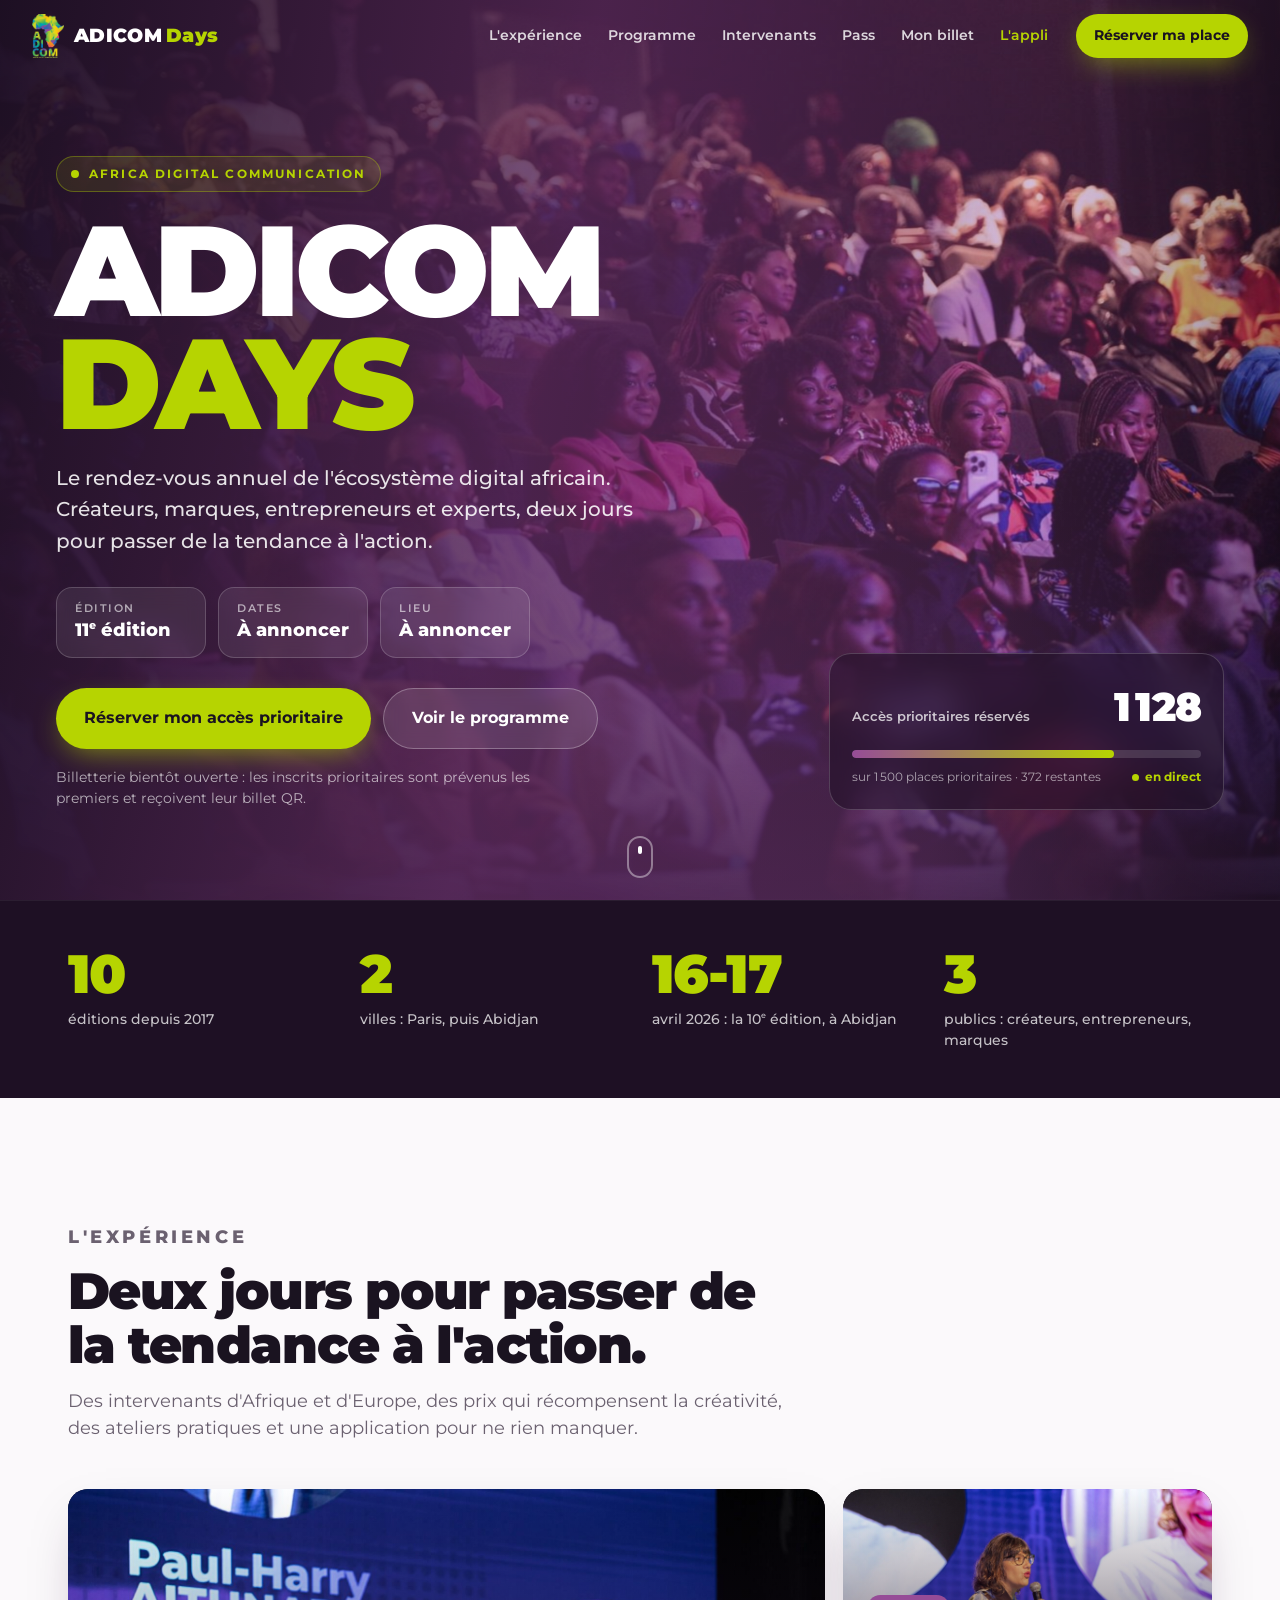
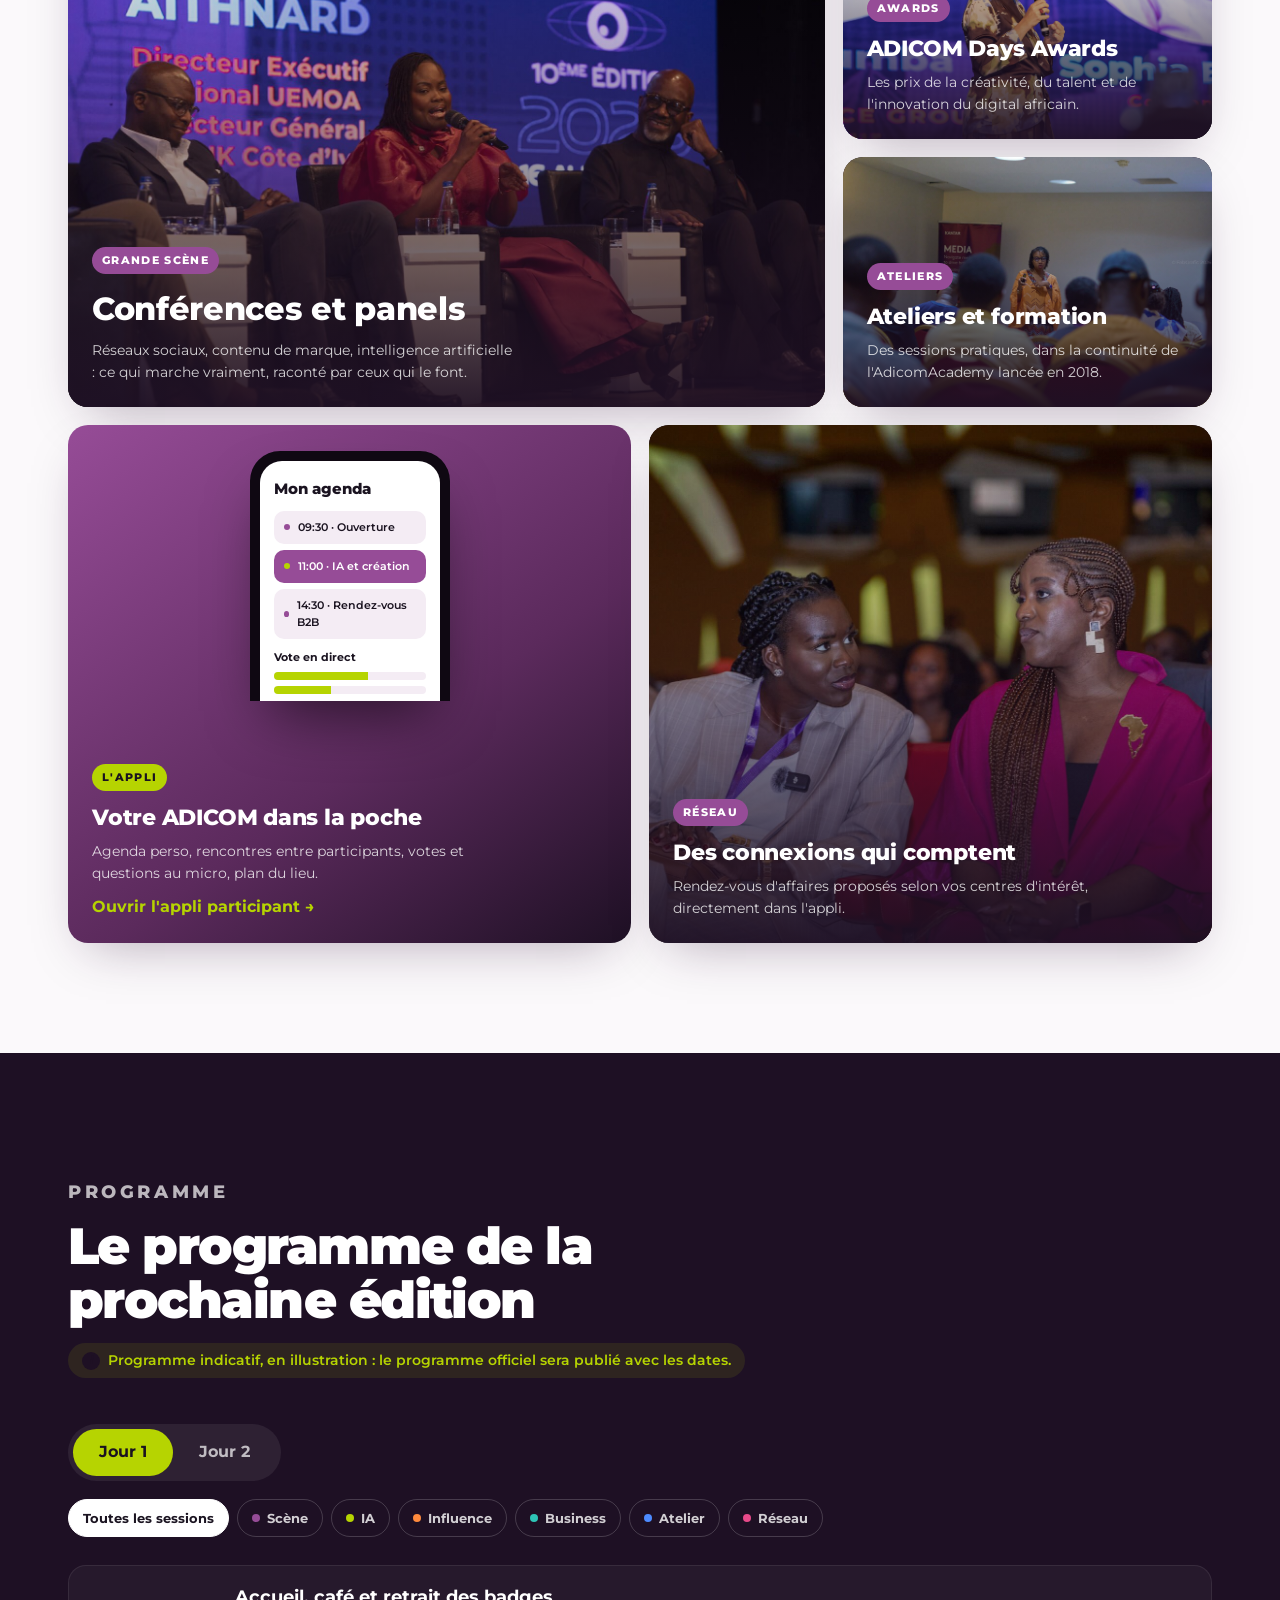
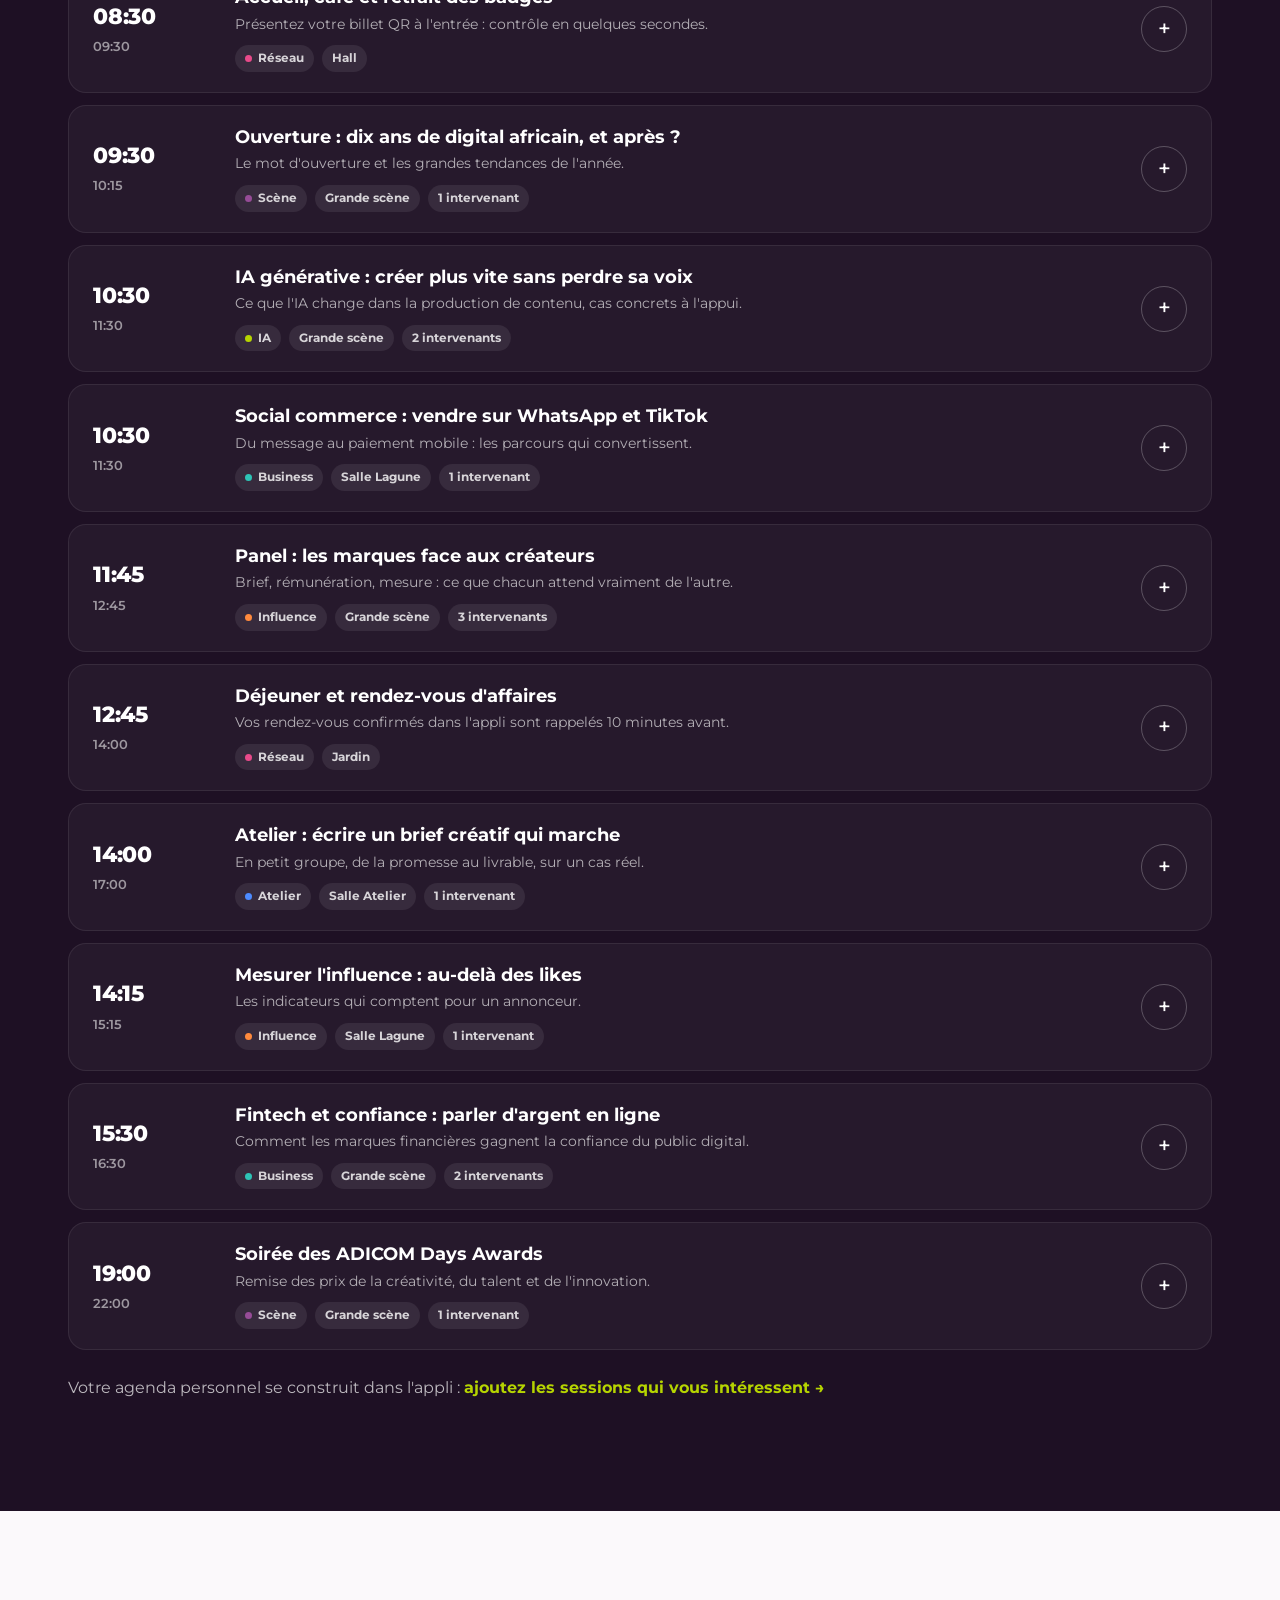
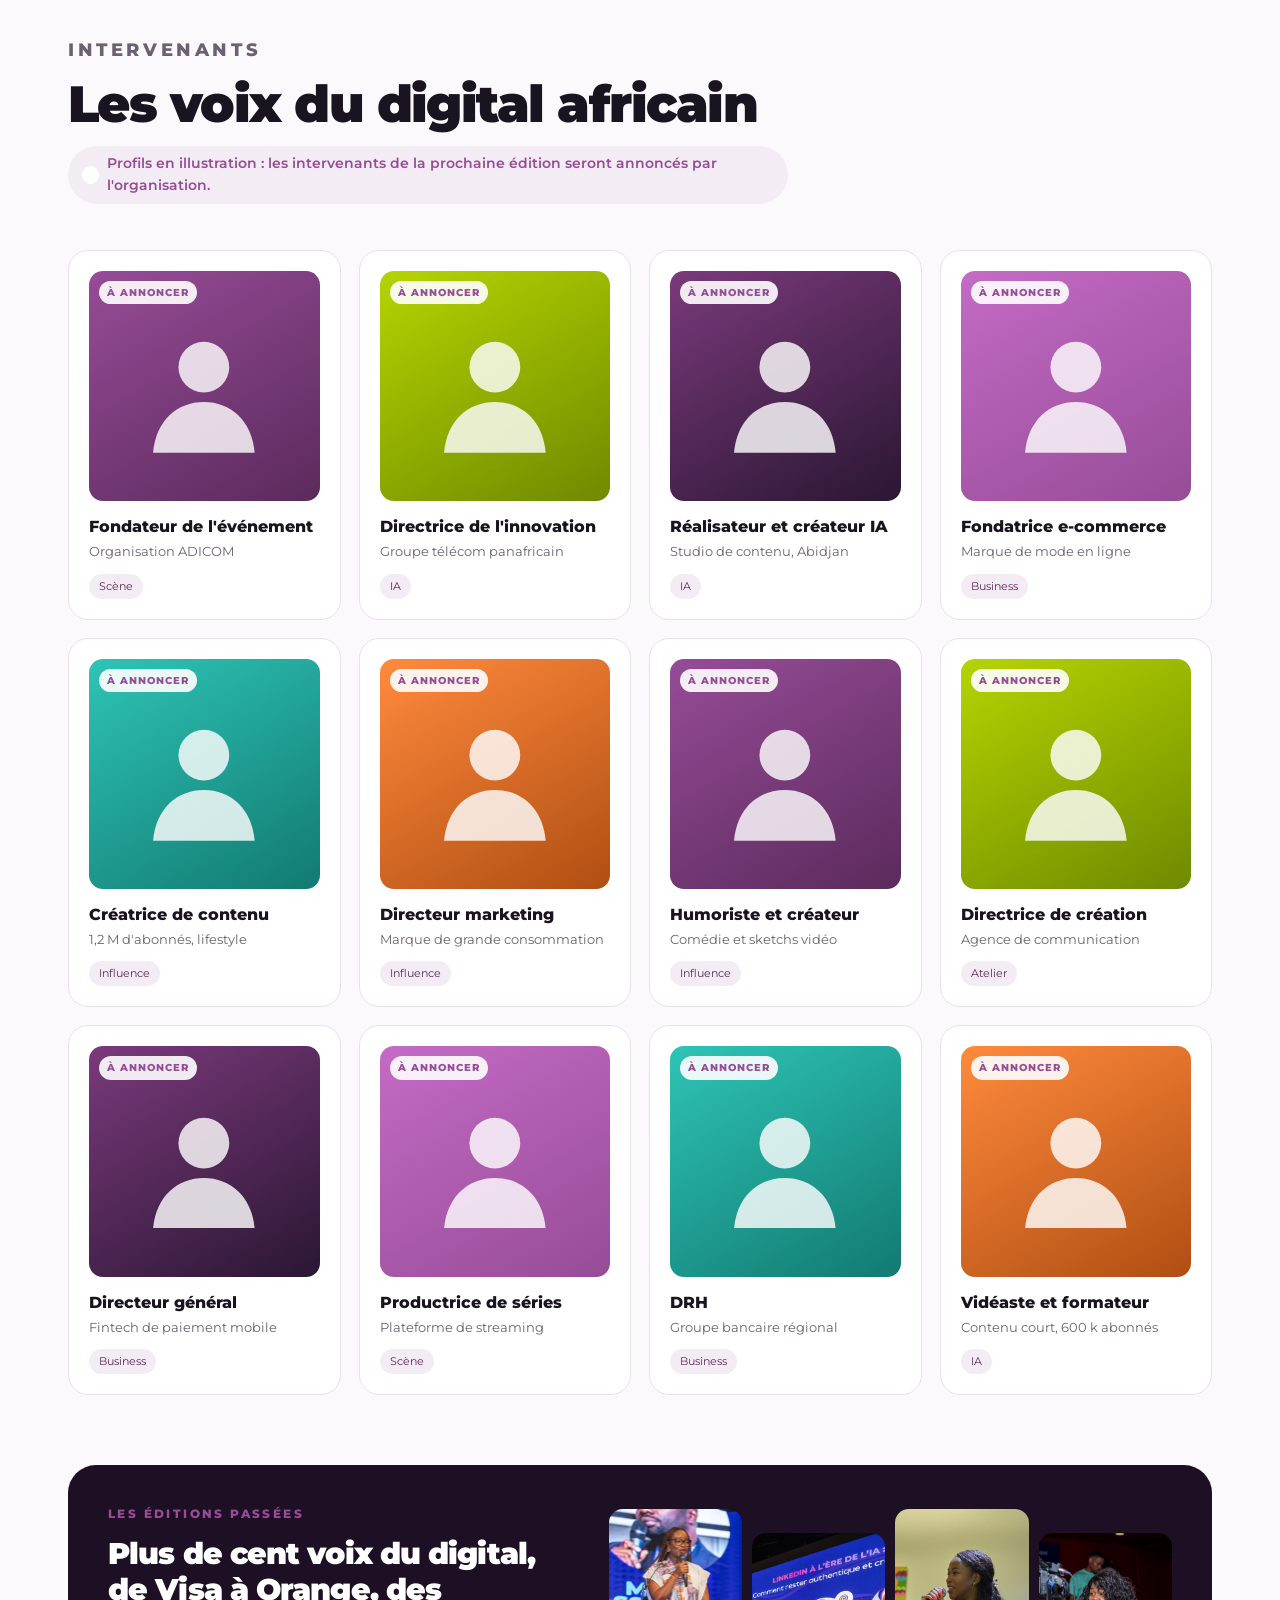
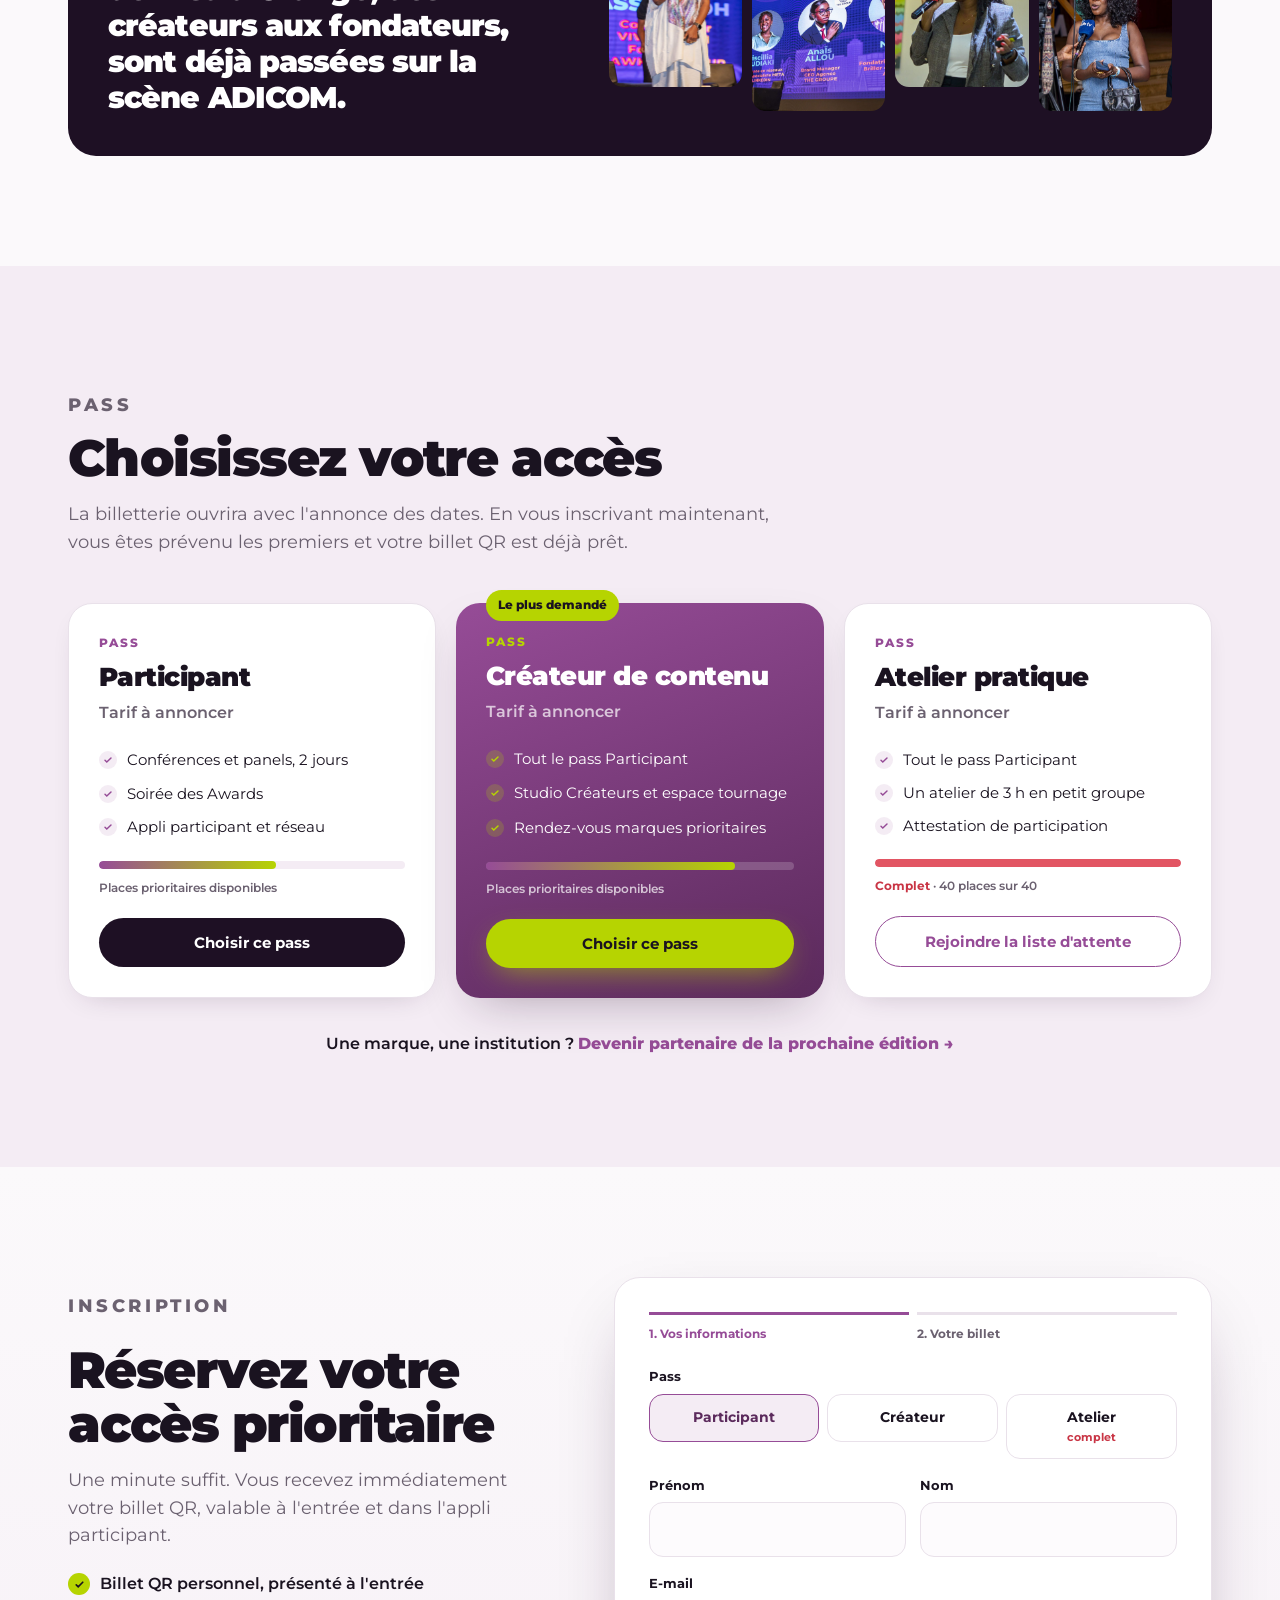
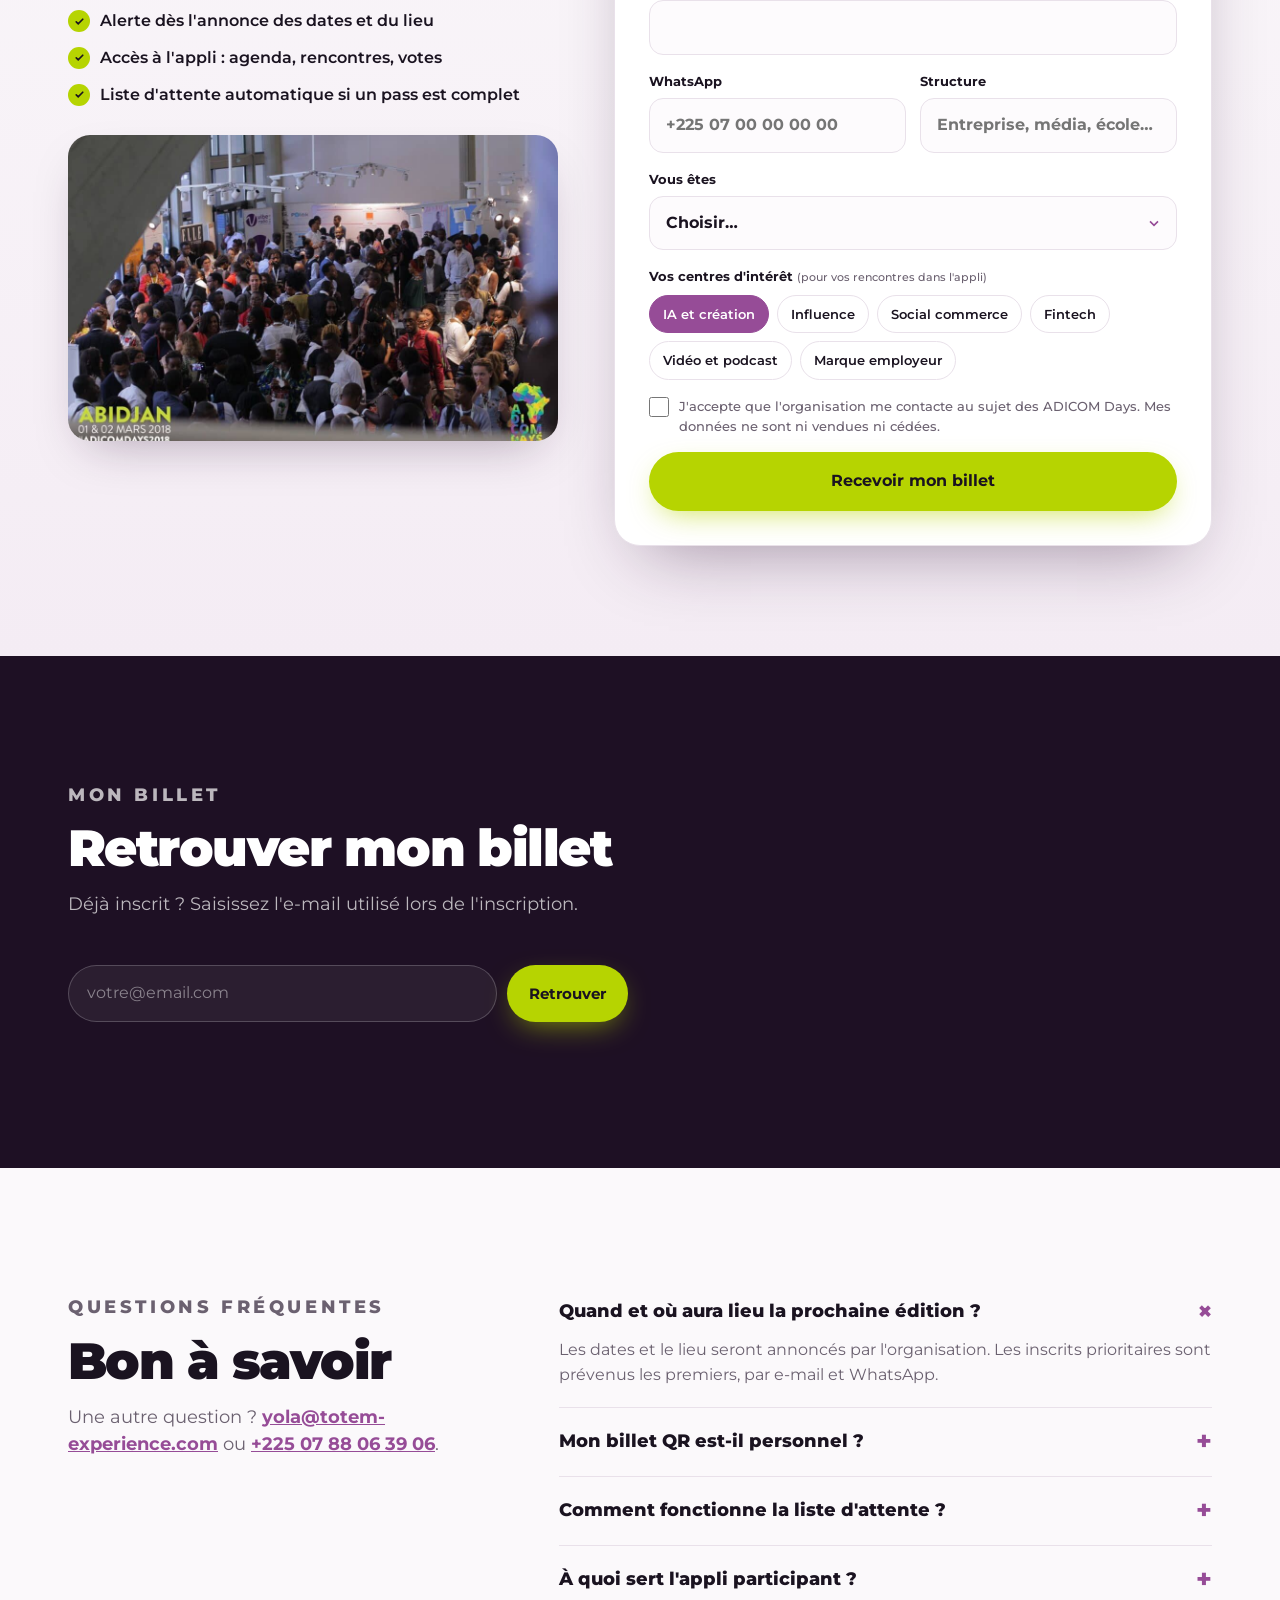
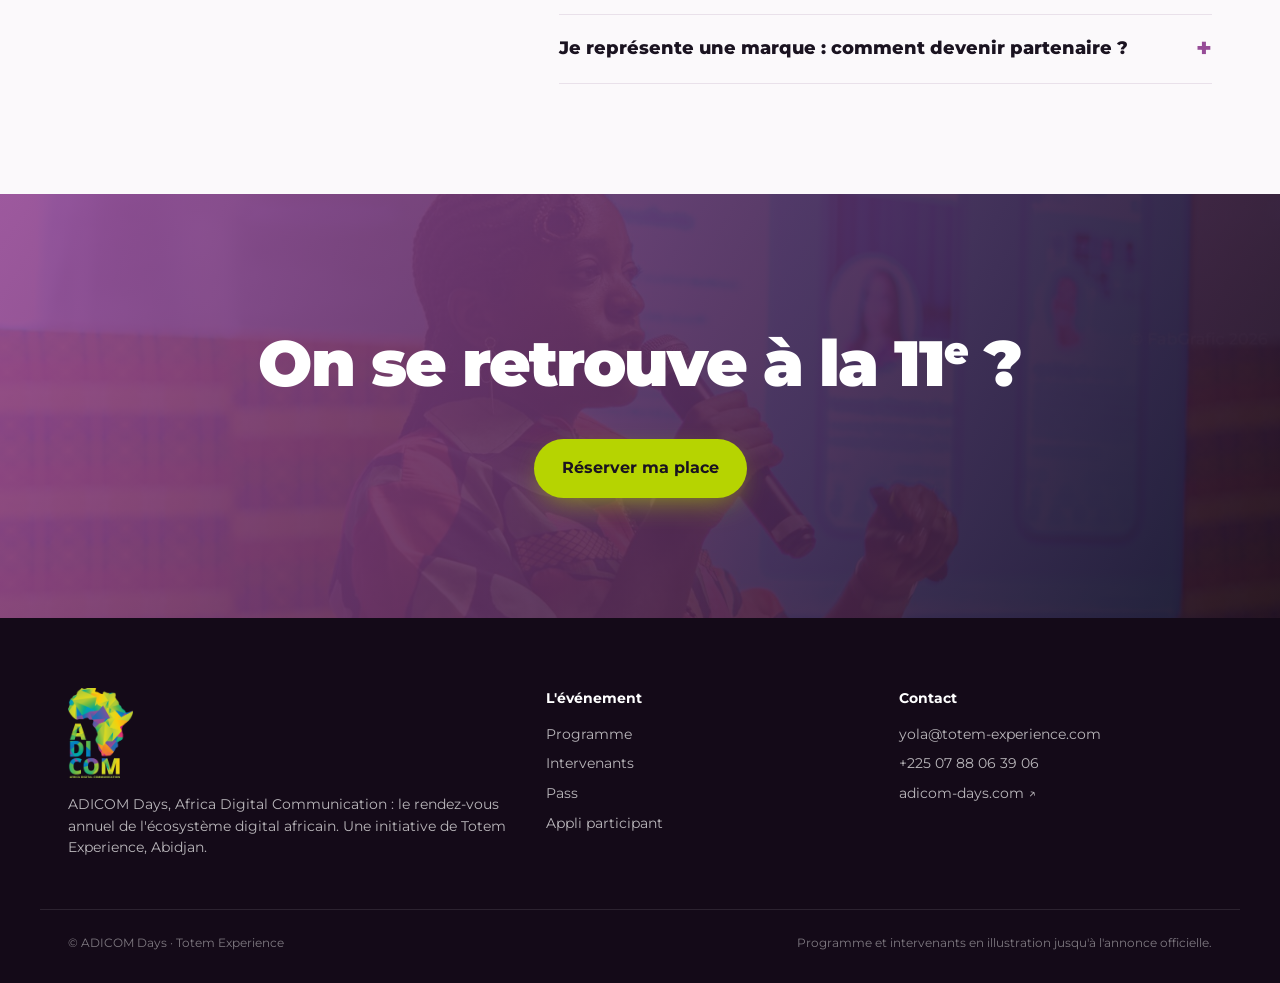
<file: index.html>
<!doctype html>
<html lang="fr">
<head>
<meta charset="utf-8">
<meta name="viewport" content="width=device-width,initial-scale=1,viewport-fit=cover">
<title>ADICOM Days · Prochaine édition · Réservez votre accès prioritaire</title>
<meta name="description" content="ADICOM Days, le rendez-vous annuel de l'écosystème digital africain. Prochaine édition : date et lieu à annoncer. Réservez votre accès prioritaire et recevez votre billet QR.">
<meta name="robots" content="noindex">
<meta name="theme-color" content="#1E1024">
<link rel="icon" href="img/icon.png">
<link rel="preconnect" href="https://fonts.googleapis.com"><link rel="preconnect" href="https://fonts.gstatic.com" crossorigin>
<link href="https://fonts.googleapis.com/css2?family=Montserrat:wght@400;500;600;700;800;900&display=swap" rel="stylesheet">
<link rel="stylesheet" href="site.css?v=1">
</head>
<body>
<header class="nav" id="nav">
  <a class="brand" href="#top" aria-label="ADICOM Days, accueil"><img src="img/logo.png" alt="ADICOM, Africa Digital Communication"><span>ADICOM<b>Days</b></span></a>
  <nav class="links" id="links">
    <a href="#experience">L'expérience</a><a href="#programme">Programme</a><a href="#intervenants">Intervenants</a><a href="#pass">Pass</a><a href="#billet">Mon billet</a><a href="app/" class="lk-app">L'appli</a>
  </nav>
  <a class="btn btn-lime nav-cta" href="#inscription">Réserver ma place</a>
  <button class="burger" id="burger" aria-label="Menu"><i></i><i></i></button>
</header>

<main id="top">
<!-- HERO -->
<section class="hero">
  <div class="hero-bg"><img src="img/hero.jpg" alt="Le public des ADICOM Days à Abidjan" fetchpriority="high"></div>
  <div class="hero-in">
    <p class="eyebrow"><span class="dot"></span>Africa Digital Communication</p>
    <h1>ADICOM<br><span class="lime">Days</span></h1>
    <p class="lead">Le rendez-vous annuel de l'écosystème digital africain. Créateurs, marques, entrepreneurs et experts, deux jours pour passer de la tendance à l'action.</p>
    <div class="hero-meta">
      <div><small>Édition</small><b>11<sup>e</sup> édition</b></div>
      <div><small>Dates</small><b>À annoncer</b></div>
      <div><small>Lieu</small><b>À annoncer</b></div>
    </div>
    <div class="hero-cta">
      <a class="btn btn-lime btn-lg" href="#inscription">Réserver mon accès prioritaire</a>
      <a class="btn btn-ghost btn-lg" href="#programme">Voir le programme</a>
    </div>
    <p class="hero-note">Billetterie bientôt ouverte : les inscrits prioritaires sont prévenus les premiers et reçoivent leur billet QR.</p>
  </div>
  <div class="hero-side">
    <div class="glass jauge">
      <div class="j-top"><span>Accès prioritaires réservés</span><b id="j-n">0</b></div>
      <div class="bar"><i id="j-bar"></i></div>
      <div class="j-bot"><span id="j-left">sur 1 500 places prioritaires</span><span class="live"><i></i>en direct</span></div>
    </div>
  </div>
  <a class="scroll" href="#chiffres" aria-label="Défiler"><i></i></a>
</section>

<!-- CHIFFRES -->
<section class="band" id="chiffres">
  <div class="wrap stats">
    <div class="stat rv"><b>10</b><span>éditions depuis 2017</span></div>
    <div class="stat rv"><b>2</b><span>villes : Paris, puis Abidjan</span></div>
    <div class="stat rv"><b>16-17</b><span>avril 2026 : la 10<sup>e</sup> édition, à Abidjan</span></div>
    <div class="stat rv"><b>3</b><span>publics : créateurs, entrepreneurs, marques</span></div>
  </div>
</section>

<!-- EXPÉRIENCE -->
<section class="sec" id="experience">
  <div class="wrap">
    <div class="sec-head rv">
      <p class="kicker">L'expérience</p>
      <h2>Deux jours pour passer de la tendance à l'action.</h2>
      <p>Des intervenants d'Afrique et d'Europe, des prix qui récompensent la créativité, des ateliers pratiques et une application pour ne rien manquer.</p>
    </div>
    <div class="bento">
      <article class="b b1 rv"><img src="img/panel.jpg" alt="Panel sur la grande scène des ADICOM Days" loading="lazy"><div class="b-tx"><span class="tag">Grande scène</span><h3>Conférences et panels</h3><p>Réseaux sociaux, contenu de marque, intelligence artificielle : ce qui marche vraiment, raconté par ceux qui le font.</p></div></article>
      <article class="b b2 rv"><img src="img/micro.jpg" alt="Intervenante au micro" loading="lazy"><div class="b-tx"><span class="tag">Awards</span><h3>ADICOM Days Awards</h3><p>Les prix de la créativité, du talent et de l'innovation du digital africain.</p></div></article>
      <article class="b b3 rv"><img src="img/atelier.jpg" alt="Atelier pratique" loading="lazy"><div class="b-tx"><span class="tag">Ateliers</span><h3>Ateliers et formation</h3><p>Des sessions pratiques, dans la continuité de l'AdicomAcademy lancée en 2018.</p></div></article>
      <article class="b b4 rv"><div class="b-app"><div class="mini-phone"><div class="mp-scr"><div class="mp-h">Mon agenda</div><div class="mp-row"><i></i><span>09:30 · Ouverture</span></div><div class="mp-row on"><i></i><span>11:00 · IA et création</span></div><div class="mp-row"><i></i><span>14:30 · Rendez-vous B2B</span></div><div class="mp-vote"><b>Vote en direct</b><div><i style="width:62%"></i></div><div><i style="width:38%"></i></div></div></div></div></div><div class="b-tx"><span class="tag tag-lime">L'appli</span><h3>Votre ADICOM dans la poche</h3><p>Agenda perso, rencontres entre participants, votes et questions au micro, plan du lieu.</p><a class="lnk" href="app/">Ouvrir l'appli participant →</a></div></article>
      <article class="b b5 rv"><img src="img/duo.jpg" alt="Participantes aux ADICOM Days" loading="lazy"><div class="b-tx"><span class="tag">Réseau</span><h3>Des connexions qui comptent</h3><p>Rendez-vous d'affaires proposés selon vos centres d'intérêt, directement dans l'appli.</p></div></article>
    </div>
  </div>
</section>

<!-- PROGRAMME -->
<section class="sec sec-dark" id="programme">
  <div class="wrap">
    <div class="sec-head rv">
      <p class="kicker">Programme</p>
      <h2>Le programme de la prochaine édition</h2>
      <p class="illus">Programme indicatif, en illustration : le programme officiel sera publié avec les dates.</p>
    </div>
    <div class="tabs" role="tablist"><button class="on" data-d="1">Jour 1</button><button data-d="2">Jour 2</button></div>
    <div class="filters" id="filters"></div>
    <ol class="prog" id="prog"></ol>
    <p class="prog-foot rv">Votre agenda personnel se construit dans l'appli : <a href="app/#agenda">ajoutez les sessions qui vous intéressent →</a></p>
  </div>
</section>

<!-- INTERVENANTS -->
<section class="sec" id="intervenants">
  <div class="wrap">
    <div class="sec-head rv">
      <p class="kicker">Intervenants</p>
      <h2>Les voix du digital africain</h2>
      <p class="illus">Profils en illustration : les intervenants de la prochaine édition seront annoncés par l'organisation.</p>
    </div>
    <div class="spk" id="spk"></div>
    <div class="past rv">
      <div><p class="kicker">Les éditions passées</p><h3>Plus de cent voix du digital, de Visa à Orange, des créateurs aux fondateurs, sont déjà passées sur la scène ADICOM.</h3></div>
      <div class="gal"><img src="img/talk.jpg" alt="Intervenante sur scène" loading="lazy"><img src="img/linkedin.jpg" alt="Panel des ADICOM Days" loading="lazy"><img src="img/parole.jpg" alt="Prise de parole" loading="lazy"><img src="img/interview.jpg" alt="Interview en marge" loading="lazy"></div>
    </div>
  </div>
</section>

<!-- PASS -->
<section class="sec sec-tint" id="pass">
  <div class="wrap">
    <div class="sec-head rv">
      <p class="kicker">Pass</p>
      <h2>Choisissez votre accès</h2>
      <p>La billetterie ouvrira avec l'annonce des dates. En vous inscrivant maintenant, vous êtes prévenu les premiers et votre billet QR est déjà prêt.</p>
    </div>
    <div class="passes">
      <article class="ps rv" data-p="participant"><span class="ps-k">Pass</span><h3>Participant</h3><p class="ps-pr">Tarif à annoncer</p><ul><li>Conférences et panels, 2 jours</li><li>Soirée des Awards</li><li>Appli participant et réseau</li></ul><div class="ps-g"><div class="bar"><i style="width:58%"></i></div><small>Places prioritaires disponibles</small></div><button class="btn btn-dark" data-pick="participant">Choisir ce pass</button></article>
      <article class="ps ps-hi rv" data-p="createur"><span class="ps-badge">Le plus demandé</span><span class="ps-k">Pass</span><h3>Créateur de contenu</h3><p class="ps-pr">Tarif à annoncer</p><ul><li>Tout le pass Participant</li><li>Studio Créateurs et espace tournage</li><li>Rendez-vous marques prioritaires</li></ul><div class="ps-g"><div class="bar"><i style="width:81%"></i></div><small>Places prioritaires disponibles</small></div><button class="btn btn-lime" data-pick="createur">Choisir ce pass</button></article>
      <article class="ps rv" data-p="atelier"><span class="ps-k">Pass</span><h3>Atelier pratique</h3><p class="ps-pr">Tarif à annoncer</p><ul><li>Tout le pass Participant</li><li>Un atelier de 3 h en petit groupe</li><li>Attestation de participation</li></ul><div class="ps-g full"><div class="bar"><i style="width:100%"></i></div><small><b>Complet</b> · 40 places sur 40</small></div><button class="btn btn-out" data-pick="atelier">Rejoindre la liste d'attente</button></article>
    </div>
    <p class="partner rv">Une marque, une institution ? <a href="mailto:yola@totem-experience.com?subject=Partenariat%20ADICOM%20Days">Devenir partenaire de la prochaine édition →</a></p>
  </div>
</section>

<!-- INSCRIPTION -->
<section class="sec reg" id="inscription">
  <div class="wrap reg-grid">
    <div class="reg-side rv">
      <p class="kicker">Inscription</p>
      <h2>Réservez votre accès prioritaire</h2>
      <p>Une minute suffit. Vous recevez immédiatement votre billet QR, valable à l'entrée et dans l'appli participant.</p>
      <ul class="checks"><li>Billet QR personnel, présenté à l'entrée</li><li>Alerte dès l'annonce des dates et du lieu</li><li>Accès à l'appli : agenda, rencontres, votes</li><li>Liste d'attente automatique si un pass est complet</li></ul>
      <img class="reg-ph" src="img/foule.jpg" alt="Le public des ADICOM Days" loading="lazy">
    </div>
    <form class="card form rv" id="f" novalidate>
      <div class="steps"><span class="on">1. Vos informations</span><span>2. Votre billet</span></div>
      <fieldset class="pass-pick"><legend>Pass</legend>
        <label><input type="radio" name="pass" value="participant" checked><span>Participant</span></label>
        <label><input type="radio" name="pass" value="createur"><span>Créateur</span></label>
        <label><input type="radio" name="pass" value="atelier"><span>Atelier <em>complet</em></span></label>
      </fieldset>
      <div class="row2"><label>Prénom<input name="prenom" autocomplete="given-name" required></label><label>Nom<input name="nom" autocomplete="family-name" required></label></div>
      <label>E-mail<input name="mail" type="email" autocomplete="email" required></label>
      <div class="row2"><label>WhatsApp<input name="tel" type="tel" autocomplete="tel" placeholder="+225 07 00 00 00 00" required></label><label>Structure<input name="org" autocomplete="organization" placeholder="Entreprise, média, école…"></label></div>
      <label>Vous êtes<select name="profil" required><option value="">Choisir…</option><option>Créateur de contenu</option><option>Marque ou annonceur</option><option>Agence</option><option>Entrepreneur, startup</option><option>Étudiant</option><option>Institution, ONG</option><option>Média</option></select></label>
      <fieldset class="chips"><legend>Vos centres d'intérêt <small>(pour vos rencontres dans l'appli)</small></legend>
        <label><input type="checkbox" name="int" value="IA" checked><span>IA et création</span></label>
        <label><input type="checkbox" name="int" value="Influence"><span>Influence</span></label>
        <label><input type="checkbox" name="int" value="Social commerce"><span>Social commerce</span></label>
        <label><input type="checkbox" name="int" value="Fintech"><span>Fintech</span></label>
        <label><input type="checkbox" name="int" value="Vidéo"><span>Vidéo et podcast</span></label>
        <label><input type="checkbox" name="int" value="Marque employeur"><span>Marque employeur</span></label>
      </fieldset>
      <label class="ok"><input type="checkbox" name="ok" required><span>J'accepte que l'organisation me contacte au sujet des ADICOM Days. Mes données ne sont ni vendues ni cédées.</span></label>
      <p class="err" id="err" hidden></p>
      <button class="btn btn-lime btn-lg btn-full" type="submit" id="go">Recevoir mon billet</button>
    </form>
  </div>
</section>

<!-- BILLET -->
<section class="sec sec-dark" id="billet">
  <div class="wrap">
    <div id="ok" hidden>
      <div class="sec-head"><p class="kicker" id="ok-k">C'est confirmé</p><h2 id="ok-h">Votre billet est prêt.</h2><p id="ok-p">Présentez ce QR code à l'entrée. Il vous ouvre aussi l'appli participant.</p></div>
      <div class="ticket-wrap">
        <div class="ticket" id="ticket">
          <div class="t-top"><img src="img/logo.png" alt=""><div><small>ADICOM Days · 11<sup>e</sup> édition</small><b id="t-pass">Pass Participant</b></div></div>
          <div class="t-name" id="t-name">Prénom Nom</div>
          <div class="t-org" id="t-org"></div>
          <div class="t-grid"><div><small>Dates</small><b>À annoncer</b></div><div><small>Lieu</small><b>À annoncer</b></div><div><small>Profil</small><b id="t-prof">-</b></div></div>
          <div class="t-cut"></div>
          <div class="t-qr"><div id="qr"></div><div><small>Code billet</small><b id="code">ADC-0000-00</b><span id="t-state" class="t-state"><i></i>Valide</span></div></div>
        </div>
        <div class="t-actions">
          <a class="btn btn-lime btn-full" id="to-app" href="app/">Ouvrir l'appli participant</a>
          <button class="btn btn-ghost btn-full" id="dl">Télécharger le billet</button>
          <a class="btn btn-ghost btn-full" id="wa" target="_blank" rel="noopener">Me l'envoyer sur WhatsApp</a>
          <p class="t-note">Les dates ne sont pas encore publiées : vous serez prévenu par e-mail et WhatsApp dès l'annonce, avec l'ajout à votre agenda.</p>
          <button class="lnk-btn do-reset" id="reset">Inscrire une autre personne</button>
        </div>
      </div>
    </div>
    <div id="wl" hidden>
      <div class="sec-head"><p class="kicker">Liste d'attente</p><h2>Vous êtes sur la liste d'attente.</h2><p>Le pass Atelier est complet. Dès qu'une place se libère, elle est proposée dans l'ordre de la liste, par WhatsApp, et vous avez 24 h pour la confirmer.</p></div>
      <div class="wl-card">
        <div class="wl-pos"><small>Votre position</small><b id="wl-n">7</b><span>sur la liste du pass Atelier</span></div>
        <ol class="wl-steps"><li class="done"><b>Inscription reçue</b><span id="wl-who"></span></li><li class="done"><b>Billet Participant offert en attendant</b><span>Votre accès aux conférences est déjà garanti : code <em id="wl-code"></em></span></li><li><b>Une place se libère</b><span>Message WhatsApp, 24 h pour confirmer</span></li><li><b>Pass Atelier activé</b><span>Votre billet QR est mis à jour automatiquement</span></li></ol>
        <div class="t-actions row"><a class="btn btn-lime" href="app/">Ouvrir l'appli participant</a><button class="btn btn-ghost" id="wl-show">Voir mon billet Participant</button></div>
        <button class="lnk-btn do-reset">Inscrire une autre personne</button>
      </div>
    </div>
    <div id="find">
      <div class="sec-head"><p class="kicker">Mon billet</p><h2>Retrouver mon billet</h2><p>Déjà inscrit ? Saisissez l'e-mail utilisé lors de l'inscription.</p></div>
      <form class="find" id="ff"><input id="fm" type="email" placeholder="votre@email.com" aria-label="E-mail d'inscription" required><button class="btn btn-lime" type="submit">Retrouver</button></form>
      <p class="find-msg" id="fmsg"></p>
    </div>
  </div>
</section>

<!-- FAQ -->
<section class="sec" id="faq">
  <div class="wrap faq-grid">
    <div class="sec-head rv"><p class="kicker">Questions fréquentes</p><h2>Bon à savoir</h2><p>Une autre question ? <a href="mailto:yola@totem-experience.com">yola@totem-experience.com</a> ou <a href="tel:+2250788063906">+225 07 88 06 39 06</a>.</p></div>
    <div class="faq rv">
      <details open><summary>Quand et où aura lieu la prochaine édition ?</summary><p>Les dates et le lieu seront annoncés par l'organisation. Les inscrits prioritaires sont prévenus les premiers, par e-mail et WhatsApp.</p></details>
      <details><summary>Mon billet QR est-il personnel ?</summary><p>Oui. Il porte votre nom et un code unique, contrôlé à l'entrée. Il se présente sur téléphone ou imprimé.</p></details>
      <details><summary>Comment fonctionne la liste d'attente ?</summary><p>Quand un pass est complet, votre inscription prend un rang. Chaque place libérée est proposée dans l'ordre, avec 24 h pour confirmer, puis passe au suivant.</p></details>
      <details><summary>À quoi sert l'appli participant ?</summary><p>À construire votre agenda, rencontrer les bons participants, voter et poser vos questions pendant les sessions, et vous repérer sur le plan du lieu.</p></details>
      <details><summary>Je représente une marque : comment devenir partenaire ?</summary><p>Écrivez à <a href="mailto:yola@totem-experience.com">yola@totem-experience.com</a> : l'équipe ADICOM vous présente les formats de partenariat.</p></details>
    </div>
  </div>
</section>

<section class="cta-band">
  <img src="img/ecran.jpg" alt="" loading="lazy">
  <div class="wrap"><h2>On se retrouve à la 11<sup>e</sup> ?</h2><a class="btn btn-lime btn-lg" href="#inscription">Réserver ma place</a></div>
</section>
</main>

<footer class="foot">
  <div class="wrap foot-grid">
    <div><img src="img/logo.png" alt="ADICOM" class="f-logo"><p>ADICOM Days, Africa Digital Communication : le rendez-vous annuel de l'écosystème digital africain. Une initiative de Totem Experience, Abidjan.</p></div>
    <div><h4>L'événement</h4><a href="#programme">Programme</a><a href="#intervenants">Intervenants</a><a href="#pass">Pass</a><a href="app/">Appli participant</a></div>
    <div><h4>Contact</h4><a href="mailto:yola@totem-experience.com">yola@totem-experience.com</a><a href="tel:+2250788063906">+225 07 88 06 39 06</a><a href="https://adicom-days.com" target="_blank" rel="noopener">adicom-days.com ↗</a></div>
  </div>
  <div class="wrap foot-bot"><span>© ADICOM Days · Totem Experience</span><span>Programme et intervenants en illustration jusqu'à l'annonce officielle.</span></div>
</footer>

<div class="mbar" id="mbar"><div><small>11<sup>e</sup> édition · date à annoncer</small><b>Accès prioritaire</b></div><a class="btn btn-lime" href="#inscription">Réserver</a></div>

<script src="qrcode.min.js"></script>
<script src="data.js?v=1"></script>
<script src="site.js?v=1"></script>
</body>
</html>
</file>
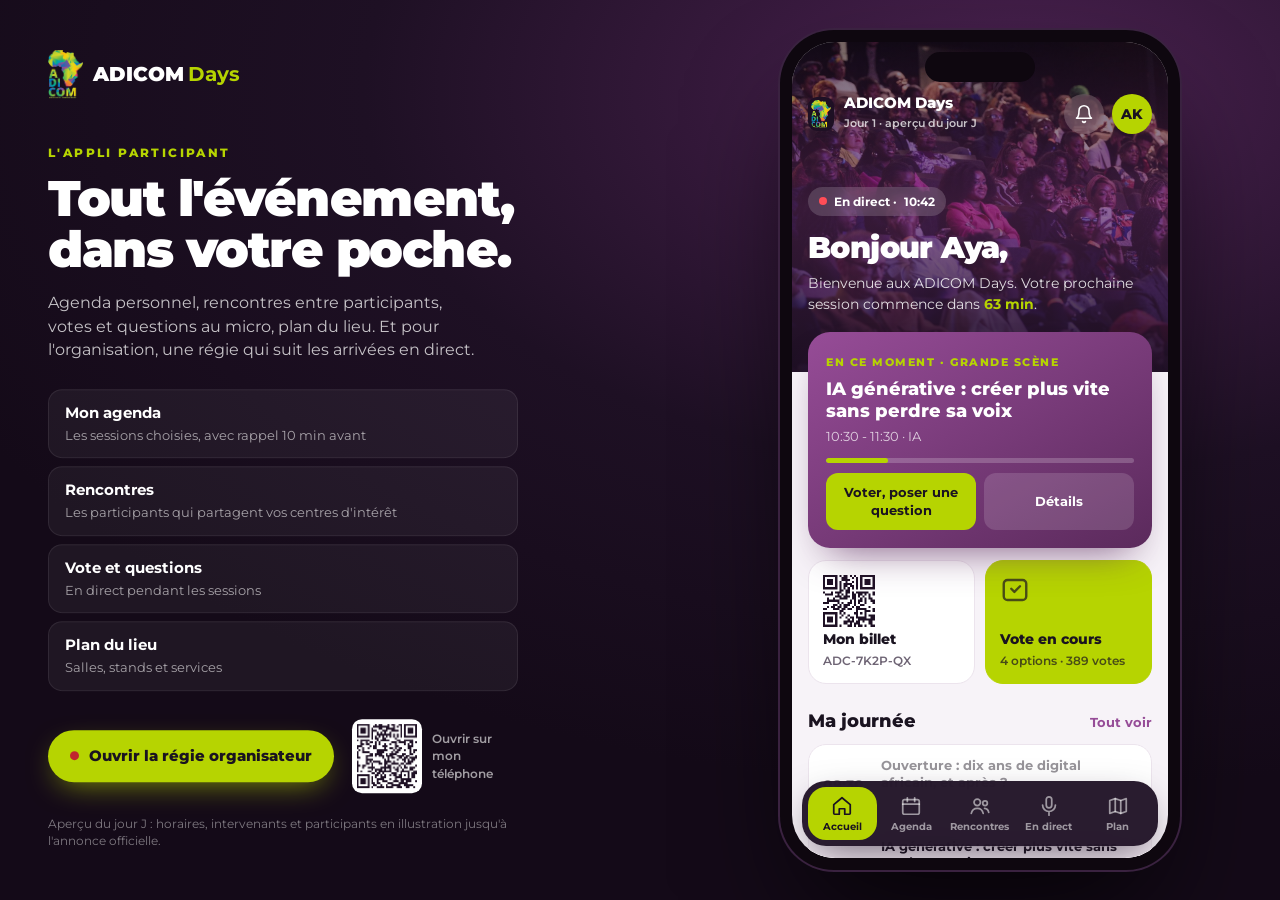
<file: app/index.html>
<!doctype html>
<html lang="fr">
<head>
<meta charset="utf-8">
<meta name="viewport" content="width=device-width,initial-scale=1,viewport-fit=cover">
<title>ADICOM Days · L'appli participant</title>
<meta name="robots" content="noindex">
<meta name="theme-color" content="#1E1024">
<link rel="icon" href="../img/icon.png">
<link rel="manifest" href="manifest.json">
<link rel="preconnect" href="https://fonts.googleapis.com"><link rel="preconnect" href="https://fonts.gstatic.com" crossorigin>
<link href="https://fonts.googleapis.com/css2?family=Montserrat:wght@400;500;600;700;800;900&display=swap" rel="stylesheet">
<link rel="stylesheet" href="app.css?v=2">
</head>
<body>

<!-- ORDINATEUR : présentation à côté du téléphone -->
<aside class="desk" id="desk">
  <a class="d-brand" href="../"><img src="../img/logo.png" alt="ADICOM"><span>ADICOM<b>Days</b></span></a>
  <p class="d-k">L'appli participant</p>
  <h1>Tout l'événement,<br>dans votre poche.</h1>
  <p class="d-p">Agenda personnel, rencontres entre participants, votes et questions au micro, plan du lieu. Et pour l'organisation, une régie qui suit les arrivées en direct.</p>
  <ul class="d-list">
    <li data-go="agenda"><b>Mon agenda</b><span>Les sessions choisies, avec rappel 10 min avant</span></li>
    <li data-go="reseau"><b>Rencontres</b><span>Les participants qui partagent vos centres d'intérêt</span></li>
    <li data-go="live"><b>Vote et questions</b><span>En direct pendant les sessions</span></li>
    <li data-go="plan"><b>Plan du lieu</b><span>Salles, stands et services</span></li>
  </ul>
  <div class="d-row">
    <button class="d-regie" id="open-regie"><i></i>Ouvrir la régie organisateur</button>
    <div class="d-qr"><div id="qr-desk"></div><span>Ouvrir sur<br>mon téléphone</span></div>
  </div>
  <p class="d-note">Aperçu du jour J : horaires, intervenants et participants en illustration jusqu'à l'annonce officielle.</p>
</aside>

<!-- L'APPLI -->
<div class="device" id="device">
<div class="app" id="app">
  <header class="top" id="top">
    <div class="tb-l"><img src="../img/logo.png" alt="" class="tb-logo"><div><b>ADICOM Days</b><span id="top-sub">Jour 1 · aperçu du jour J</span></div></div>
    <div class="tb-r">
      <button class="ic" id="btn-notif" aria-label="Annonces"><svg viewBox="0 0 24 24"><path d="M6 8a6 6 0 1 1 12 0c0 7 3 9 3 9H3s3-2 3-9M10.3 21a1.94 1.94 0 0 0 3.4 0"/></svg><i id="notif-dot"></i></button>
      <button class="av" id="btn-billet" aria-label="Mon billet"><span id="av-ini">AK</span></button>
    </div>
  </header>

  <div class="toast" id="toast"><small id="toast-k"></small><b id="toast-t"></b></div>

  <main class="screens" id="screens">
    <!-- ACCUEIL -->
    <section class="scr on" id="s-accueil">
      <div class="hero">
        <img src="../img/hero.jpg" alt="">
        <div class="hero-in">
          <span class="chip-live"><i></i>En direct · <b id="clock">10:42</b></span>
          <h1>Bonjour <span id="hi-name">Aya</span>,</h1>
          <p>Bienvenue aux ADICOM Days. Votre prochaine session commence dans <b id="next-in">18 min</b>.</p>
        </div>
      </div>
      <div class="pad">
        <article class="now card-d" id="now"></article>
        <div class="grid2">
          <button class="tile" data-go="billet"><div class="tile-qr" id="qr-peek"></div><b>Mon billet</b><span id="tile-code">ADC-0000-00</span></button>
          <button class="tile tile-v" data-go="live"><span class="t-ic"><svg viewBox="0 0 24 24"><path d="M9 11l2.5 2.5L16 9"/><rect x="3" y="4" width="18" height="16" rx="3"/></svg></span><b>Vote en cours</b><span id="tile-vote">2 options · 412 votes</span></button>
        </div>
        <div class="sec-t"><h2>Ma journée</h2><button data-go="agenda">Tout voir</button></div>
        <ol class="mini-tl" id="mini-tl"></ol>
        <div class="sec-t"><h2>À rencontrer</h2><button data-go="reseau">Voir tout</button></div>
        <div class="peek" id="peek"></div>
        <div class="sec-t"><h2>Annonces</h2></div>
        <div id="ann-home"></div>
      </div>
    </section>

    <!-- AGENDA -->
    <section class="scr" id="s-agenda">
      <div class="pad pt">
        <h1 class="h1">Agenda</h1>
        <div class="seg" id="ag-seg"><button class="on" data-v="mine">Mon agenda <em id="ag-n">0</em></button><button data-v="all">Programme</button></div>
        <div class="days" id="ag-days"><button class="on" data-d="1">Jour 1</button><button data-d="2">Jour 2</button></div>
        <div class="trk" id="ag-trk"></div>
        <ol class="tl" id="tl"></ol>
        <p class="note">Programme indicatif, en illustration, jusqu'à la publication du programme officiel.</p>
      </div>
    </section>

    <!-- RÉSEAU -->
    <section class="scr" id="s-reseau">
      <div class="pad pt">
        <h1 class="h1">Rencontres</h1>
        <p class="sub">Proposées selon vos centres d'intérêt : <b id="my-int"></b></p>
        <div class="stats3"><div><b id="r-sugg">10</b><span>suggestions</span></div><div><b id="r-req">0</b><span>demandes envoyées</span></div><div><b id="r-rdv">0</b><span>rendez-vous</span></div></div>
        <div class="search"><svg viewBox="0 0 24 24"><circle cx="11" cy="11" r="7"/><path d="m20 20-3.5-3.5"/></svg><input id="r-q" placeholder="Rechercher un métier, un secteur…" aria-label="Rechercher"></div>
        <div class="people" id="people"></div>
        <p class="note">Profils de participants en illustration.</p>
      </div>
    </section>

    <!-- LIVE : VOTE + QUESTIONS -->
    <section class="scr" id="s-live">
      <div class="pad pt">
        <div class="live-h"><span class="chip-live dark"><i></i>Grande scène</span><h1 class="h1" id="live-title">Panel : les marques face aux créateurs</h1></div>
        <div class="seg" id="lv-seg"><button class="on" data-v="vote">Vote</button><button data-v="q">Questions <em id="q-n">0</em></button></div>
        <div id="pane-vote">
          <div class="poll" id="poll"></div>
          <div class="poll done" id="poll2"></div>
        </div>
        <div id="pane-q" hidden>
          <form class="ask" id="ask"><textarea id="q-in" rows="3" maxlength="240" placeholder="Votre question aux intervenants…" aria-label="Votre question"></textarea><div class="ask-r"><label class="anon"><input type="checkbox" id="q-anon"><span>Anonyme</span></label><span id="q-cnt">0/240</span><button class="btn-l" type="submit">Envoyer</button></div></form>
          <div class="q-sort"><button class="on" data-s="top">Les plus soutenues</button><button data-s="new">Récentes</button></div>
          <ul class="qs" id="qs"></ul>
        </div>
      </div>
    </section>

    <!-- PLAN -->
    <section class="scr" id="s-plan">
      <div class="pad pt">
        <h1 class="h1">Plan du lieu</h1>
        <p class="sub">Plan indicatif : le lieu sera annoncé avec les dates.</p>
        <div class="lv" id="lv"><button class="on" data-l="0">Niveau 0</button><button data-l="1">Niveau 1</button></div>
        <div class="map" id="map"></div>
        <div class="legend" id="legend"></div>
        <div class="room-card" id="room-card"></div>
      </div>
    </section>

    <!-- BILLET -->
    <section class="scr" id="s-billet">
      <div class="pad pt">
        <button class="back" data-go="accueil">‹ Accueil</button>
        <div class="pass" id="pass">
          <div class="p-top"><img src="../img/logo.png" alt=""><div><small>ADICOM Days · 11<sup>e</sup> édition</small><b id="p-pass">Pass Participant</b></div></div>
          <div class="p-name" id="p-name">Aya Koné</div>
          <div class="p-org" id="p-org">Studio Plateau</div>
          <div class="p-qr"><div id="qr-big"></div></div>
          <div class="p-code" id="p-code">ADC-0000-00</div>
          <div class="p-state" id="p-state"><i></i>Valide · à présenter à l'entrée</div>
        </div>
        <p class="note c">Augmentez la luminosité de l'écran pour un contrôle plus rapide.</p>
        <div class="edit"><h3>Ce n'est pas votre billet ?</h3><form id="code-f"><input id="code-in" placeholder="Code billet, ex. ADC-7K2P-QX" aria-label="Code billet"><button class="btn-l">Ouvrir</button></form><a href="../#inscription">Pas encore inscrit ? Réserver ma place</a></div>
      </div>
    </section>
  </main>

  <nav class="tabs" id="tabs">
    <button class="on" data-go="accueil"><svg viewBox="0 0 24 24"><path d="M3 10.5 12 3l9 7.5V20a1 1 0 0 1-1 1h-5v-6H9v6H4a1 1 0 0 1-1-1z"/></svg><span>Accueil</span></button>
    <button data-go="agenda"><svg viewBox="0 0 24 24"><rect x="3" y="5" width="18" height="16" rx="2"/><path d="M3 10h18M8 3v4M16 3v4"/></svg><span>Agenda</span></button>
    <button data-go="reseau"><svg viewBox="0 0 24 24"><circle cx="9" cy="8" r="3.5"/><path d="M2.5 20c.8-3.6 3.4-5.5 6.5-5.5s5.7 1.9 6.5 5.5"/><circle cx="17.5" cy="9" r="2.5"/><path d="M17 14.5c2.5.2 4 1.8 4.5 4.5"/></svg><span>Rencontres</span><i class="badge" id="b-reseau" hidden>0</i></button>
    <button data-go="live"><svg viewBox="0 0 24 24"><rect x="9" y="2" width="6" height="12" rx="3"/><path d="M5 11a7 7 0 0 0 14 0M12 18v4"/></svg><span>En direct</span></button>
    <button data-go="plan"><svg viewBox="0 0 24 24"><path d="M9 4 3 6v14l6-2 6 2 6-2V4l-6 2z"/><path d="M9 4v14M15 6v14"/></svg><span>Plan</span></button>
  </nav>

  <div class="sheet" id="sheet" hidden><div class="sh-bg" id="sh-bg"></div><div class="sh"><i class="grab"></i><div id="sh-body"></div></div></div>
</div>
</div>

<!-- RÉGIE ORGANISATEUR -->
<div class="regie" id="regie" hidden>
  <header class="rg-top">
    <div class="rg-brand"><img src="../img/logo.png" alt=""><div><b>Régie ADICOM Days</b><span>Organisation · accueil et direct</span></div></div>
    <span class="chip-live dark big"><i></i>Arrivées en direct · <b id="rg-clock">08:30</b></span>
    <div class="rg-act"><button class="rg-speed" id="rg-speed">Accélérer ×20</button><button class="rg-close" id="rg-close">Fermer la régie</button></div>
  </header>
  <div class="rg-body">
    <section class="rg-kpis">
      <div class="k k-main"><small>Arrivés</small><b id="k-in">0</b><span>sur <em id="k-reg">0</em> inscrits</span><div class="kbar"><i id="k-bar"></i></div></div>
      <div class="k"><small>Taux de présence</small><b id="k-rate">0 %</b><span id="k-rate-s">objectif 75 %</span></div>
      <div class="k"><small>Dernières 15 min</small><b id="k-15">0</b><span>entrées</span></div>
      <div class="k"><small>Attente à l'entrée</small><b id="k-wait">1 min</b><span id="k-wait-s">3 portes ouvertes</span></div>
    </section>
    <section class="rg-grid">
      <div class="rg-card rg-chart"><div class="rc-h"><h3>Entrées par quart d'heure</h3><span id="peak">pic : -</span></div><div class="bars" id="bars"></div></div>
      <div class="rg-card rg-pass"><div class="rc-h"><h3>Par pass</h3></div><div id="by-pass"></div><div class="rc-h mt"><h3>Par porte</h3></div><div id="by-door"></div></div>
      <div class="rg-card rg-feed"><div class="rc-h"><h3>Fil des arrivées</h3><span class="chip-live dark sm"><i></i>direct</span></div><ul id="feed"></ul></div>
      <div class="rg-card rg-scan"><div class="rc-h"><h3>Contrôle d'un billet</h3></div>
        <form id="scan-f"><input id="scan-in" placeholder="Code billet ou nom" aria-label="Code billet ou nom"><button class="btn-l">Valider l'entrée</button></form>
        <div id="scan-res" class="scan-res"></div>
        <div class="rc-h mt"><h3>Annonce aux participants</h3></div>
        <form id="push-f"><input id="push-in" placeholder="Ex. : le panel commence dans 5 min, Grande scène" aria-label="Annonce"><button class="btn-d">Envoyer</button></form>
        <p class="push-log" id="push-log"></p>
      </div>
      <div class="rg-card rg-mod"><div class="rc-h"><h3>Questions à modérer</h3><span id="mod-n">0</span></div><ul id="mod"></ul></div>
      <div class="rg-card rg-sess"><div class="rc-h"><h3>Remplissage des salles</h3></div><div id="rooms"></div></div>
    </section>
  </div>
</div>

<script src="../qrcode.min.js"></script>
<script src="../data.js?v=1"></script>
<script src="app.js?v=2"></script>
</body>
</html>
</file>
<file: site.css>
:root{
  --v:#964C97;--v2:#7A3A7B;--v3:#5B2A5C;--vd:#1E1024;--vd2:#2A1633;--vl:#F4ECF4;--vl2:#EADBEA;
  --lime:#B6D401;--lime2:#C9E62B;--ink:#1A1320;--mut:#6B6170;--line:#E9E1EA;--bg:#FBF9FB;
  --r:20px;--sh:0 20px 50px -20px rgba(46,16,52,.35);
  --f:'Montserrat',system-ui,-apple-system,Segoe UI,Roboto,sans-serif;
}
*{box-sizing:border-box;margin:0;padding:0}
html{scroll-behavior:smooth;-webkit-text-size-adjust:100%}
body{font-family:var(--f);color:var(--ink);background:var(--bg);line-height:1.55;font-size:16px;overflow-x:hidden}
img{display:block;max-width:100%}
a{color:inherit}
button{font:inherit;cursor:pointer;border:0;background:none;color:inherit}
input,select{font:inherit}
.wrap{max-width:1200px;margin:0 auto;padding:0 28px}
sup{font-size:.6em;vertical-align:super;line-height:0}
.lime{color:var(--lime)}

/* boutons */
.btn{display:inline-flex;align-items:center;justify-content:center;gap:8px;padding:13px 22px;border-radius:999px;font-weight:700;font-size:15px;text-decoration:none;transition:transform .2s,box-shadow .2s,background .2s;white-space:nowrap}
.btn:hover{transform:translateY(-2px)}
.btn-lg{padding:17px 28px;font-size:16px}
.btn-full{width:100%}
.btn-lime{background:var(--lime);color:#1A1320;box-shadow:0 10px 30px -10px rgba(182,212,1,.7)}
.btn-lime:hover{background:var(--lime2)}
.btn-ghost{background:rgba(255,255,255,.1);color:#fff;border:1px solid rgba(255,255,255,.28);backdrop-filter:blur(8px)}
.btn-dark{background:var(--vd);color:#fff}
.btn-out{background:transparent;border:1.5px solid var(--v);color:var(--v)}
.lnk{color:var(--v);font-weight:700;text-decoration:none}
.lnk-btn{color:rgba(255,255,255,.7);text-decoration:underline;font-size:14px;margin-top:6px}

/* nav */
.nav{position:fixed;top:0;left:0;right:0;z-index:50;display:flex;align-items:center;gap:28px;padding:14px 32px;transition:background .3s,box-shadow .3s,padding .3s}
.nav.solid{background:rgba(30,16,36,.92);backdrop-filter:blur(14px);box-shadow:0 6px 30px -10px rgba(0,0,0,.4);padding:10px 32px}
.brand{display:flex;align-items:center;gap:10px;text-decoration:none;color:#fff}
.brand img{height:44px;width:auto}
.brand span{font-weight:900;font-size:19px;letter-spacing:.02em}
.brand b{color:var(--lime);font-weight:900;margin-left:4px}
.links{display:flex;gap:26px;margin-left:auto}
.links a{color:rgba(255,255,255,.82);text-decoration:none;font-weight:600;font-size:14px}
.links a:hover{color:#fff}
.links .lk-app{color:var(--lime)}
.nav-cta{padding:11px 18px;font-size:14px}
.burger{display:none;width:44px;height:44px;border-radius:12px;background:rgba(255,255,255,.12);position:relative}
.burger i{position:absolute;left:12px;right:12px;height:2px;background:#fff;border-radius:2px;transition:.3s}
.burger i:first-child{top:17px}.burger i:last-child{top:25px}
.nav.open .burger i:first-child{top:21px;transform:rotate(45deg)}.nav.open .burger i:last-child{top:21px;transform:rotate(-45deg)}

/* hero */
.hero{position:relative;min-height:100vh;min-height:100svh;display:grid;grid-template-columns:1.3fr .7fr;align-items:end;gap:40px;padding:140px 56px 90px;color:#fff;overflow:hidden;isolation:isolate}
.hero-bg{position:absolute;inset:0;z-index:-1}
.hero-bg img{width:100%;height:100%;object-fit:cover;transform:scale(1.06);animation:zoom 18s ease-out forwards}
.hero-bg:after{content:"";position:absolute;inset:0;background:linear-gradient(100deg,rgba(30,16,36,.96) 0%,rgba(91,42,92,.82) 42%,rgba(150,76,151,.35) 75%,rgba(30,16,36,.5) 100%),linear-gradient(0deg,rgba(30,16,36,.9) 0%,transparent 45%)}
@keyframes zoom{to{transform:scale(1)}}
.eyebrow{display:inline-flex;align-items:center;gap:10px;font-weight:700;text-transform:uppercase;letter-spacing:.18em;font-size:12px;color:var(--lime);background:rgba(182,212,1,.1);border:1px solid rgba(182,212,1,.35);padding:8px 14px;border-radius:999px}
.dot{width:8px;height:8px;border-radius:50%;background:var(--lime);box-shadow:0 0 0 0 rgba(182,212,1,.6);animation:pulse 2s infinite}
@keyframes pulse{70%{box-shadow:0 0 0 10px rgba(182,212,1,0)}100%{box-shadow:0 0 0 0 rgba(182,212,1,0)}}
.hero h1{font-size:clamp(64px,10vw,150px);line-height:.88;font-weight:900;letter-spacing:-.04em;margin:22px 0 22px;text-transform:uppercase}
.lead{font-size:clamp(17px,1.6vw,21px);max-width:620px;color:rgba(255,255,255,.88);font-weight:500}
.hero-meta{display:flex;gap:12px;margin:30px 0;flex-wrap:wrap}
.hero-meta div{background:rgba(255,255,255,.08);border:1px solid rgba(255,255,255,.18);backdrop-filter:blur(10px);border-radius:16px;padding:12px 18px;min-width:150px}
.hero-meta small{display:block;font-size:11px;text-transform:uppercase;letter-spacing:.14em;color:rgba(255,255,255,.6);font-weight:600}
.hero-meta b{font-size:18px;font-weight:800}
.hero-cta{display:flex;gap:12px;flex-wrap:wrap}
.hero-note{margin-top:18px;font-size:14px;color:rgba(255,255,255,.65);max-width:540px}
.hero-side{align-self:end}
.glass{background:rgba(30,16,36,.55);border:1px solid rgba(255,255,255,.18);backdrop-filter:blur(16px);border-radius:22px;padding:22px}
.jauge .j-top{display:flex;justify-content:space-between;align-items:baseline;gap:10px;font-size:13px;color:rgba(255,255,255,.75);font-weight:600}
.jauge .j-top b{font-size:40px;font-weight:900;color:#fff;letter-spacing:-.02em}
.bar{height:8px;background:rgba(255,255,255,.14);border-radius:9px;overflow:hidden;margin:12px 0 10px}
.bar i{display:block;height:100%;background:linear-gradient(90deg,var(--v),var(--lime));border-radius:9px;transition:width 1.4s cubic-bezier(.2,.8,.2,1)}
.j-bot{display:flex;justify-content:space-between;font-size:12px;color:rgba(255,255,255,.6)}
.live{display:inline-flex;align-items:center;gap:6px;color:var(--lime);font-weight:700}
.live i{width:7px;height:7px;border-radius:50%;background:var(--lime);animation:pulse 2s infinite}
.scroll{position:absolute;left:50%;bottom:22px;width:26px;height:42px;border:2px solid rgba(255,255,255,.4);border-radius:14px;transform:translateX(-50%)}
.scroll i{position:absolute;left:50%;top:8px;width:4px;height:8px;margin-left:-2px;background:#fff;border-radius:2px;animation:sc 1.8s infinite}
@keyframes sc{to{transform:translateY(14px);opacity:0}}

/* bandeau chiffres */
.band{background:var(--vd);color:#fff;padding:46px 0;border-top:1px solid rgba(255,255,255,.06)}
.stats{display:grid;grid-template-columns:repeat(4,1fr);gap:24px}
.stat b{display:block;font-size:clamp(38px,4.2vw,58px);font-weight:900;color:var(--lime);letter-spacing:-.03em;line-height:1}
.stat span{display:block;margin-top:8px;color:rgba(255,255,255,.75);font-size:14px;font-weight:500}

/* sections */
.sec{padding:110px 0}
.sec-dark{background:var(--vd);color:#fff}
.sec-tint{background:var(--vl)}
.sec-head{max-width:720px;margin-bottom:46px}
.kicker{font-size:12px;font-weight:800;text-transform:uppercase;letter-spacing:.2em;color:var(--v);margin-bottom:12px}
.sec-dark .kicker{color:var(--lime)}
.sec-head h2,.reg-side h2,.past h3{font-size:clamp(32px,4vw,52px);line-height:1.05;font-weight:900;letter-spacing:-.03em}
.sec-head p{margin-top:16px;font-size:18px;color:var(--mut)}
.sec-dark .sec-head p{color:rgba(255,255,255,.7)}
.illus{display:inline-flex;align-items:center;gap:8px;font-size:14px!important;font-weight:600;color:var(--v)!important;background:var(--vl);border-radius:999px;padding:7px 14px}
.sec-dark .illus{background:rgba(182,212,1,.1);color:var(--lime)!important}
.illus:before{content:"i";display:inline-grid;place-items:center;width:18px;height:18px;border-radius:50%;background:currentColor;color:#fff;font-size:11px;font-weight:800;font-style:italic}
.sec-dark .illus:before{color:var(--vd)}

/* bento */
.bento{display:grid;grid-template-columns:repeat(6,1fr);grid-auto-rows:250px;gap:18px}
.b{position:relative;border-radius:var(--r);overflow:hidden;background:var(--vd);color:#fff;isolation:isolate;box-shadow:var(--sh)}
.b img{position:absolute;inset:0;width:100%;height:100%;object-fit:cover;z-index:-1;transition:transform .8s}
.b:hover img{transform:scale(1.05)}
.b:after{content:"";position:absolute;inset:0;z-index:-1;background:linear-gradient(0deg,rgba(30,16,36,.95) 0%,rgba(30,16,36,.35) 55%,transparent 100%)}
.b-tx{position:absolute;left:0;right:0;bottom:0;padding:24px}
.b h3{font-size:22px;font-weight:800;letter-spacing:-.01em;margin:10px 0 6px}
.b p{font-size:14px;color:rgba(255,255,255,.8);max-width:420px}
.tag{display:inline-block;font-size:11px;font-weight:800;letter-spacing:.12em;text-transform:uppercase;background:var(--v);padding:5px 10px;border-radius:999px}
.tag-lime{background:var(--lime);color:var(--ink)}
.b1{grid-column:span 4;grid-row:span 2}
.b1 h3{font-size:32px}
.b2,.b3{grid-column:span 2}
.b4{grid-column:span 3;grid-row:span 2;background:linear-gradient(145deg,var(--v) 0%,var(--v3) 60%,var(--vd) 100%)}
.b4:after{display:none}
.b4 .b-tx{position:absolute}
.b4 .lnk{color:var(--lime);display:inline-block;margin-top:10px}
.b5{grid-column:span 3;grid-row:span 2}
.b-app{position:absolute;inset:26px 0 auto 0;display:flex;justify-content:center}
.mini-phone{width:200px;height:250px;border-radius:30px 30px 0 0;background:#0F0812;padding:10px 10px 0;box-shadow:0 30px 60px -20px rgba(0,0,0,.6)}
.mp-scr{background:#fff;border-radius:22px 22px 0 0;height:100%;padding:16px 14px;color:var(--ink)}
.mp-h{font-weight:800;font-size:15px;margin-bottom:10px}
.mp-row{display:flex;align-items:center;gap:8px;font-size:11px;font-weight:600;padding:8px 10px;border-radius:10px;background:var(--vl);margin-bottom:6px}
.mp-row i{width:6px;height:6px;border-radius:50%;background:var(--v)}
.mp-row.on{background:var(--v);color:#fff}.mp-row.on i{background:var(--lime)}
.mp-vote{margin-top:10px;font-size:11px}
.mp-vote div{height:8px;background:var(--vl);border-radius:6px;margin-top:6px;overflow:hidden}
.mp-vote i{display:block;height:100%;background:var(--lime)}

/* programme */
.tabs{display:inline-flex;background:rgba(255,255,255,.07);border-radius:999px;padding:5px;margin-bottom:18px}
.tabs button{padding:11px 26px;border-radius:999px;font-weight:700;color:rgba(255,255,255,.7)}
.tabs button.on{background:var(--lime);color:var(--ink)}
.filters{display:flex;gap:8px;flex-wrap:wrap;margin-bottom:28px}
.filters button{padding:8px 14px;border-radius:999px;font-size:13px;font-weight:700;border:1px solid rgba(255,255,255,.18);color:rgba(255,255,255,.8);display:inline-flex;align-items:center;gap:7px}
.filters button i{width:8px;height:8px;border-radius:50%}
.filters button.on{background:#fff;color:var(--ink);border-color:#fff}
.prog{list-style:none;display:grid;gap:12px}
.ss{display:grid;grid-template-columns:120px 1fr auto;gap:22px;align-items:center;padding:20px 24px;border-radius:18px;background:rgba(255,255,255,.04);border:1px solid rgba(255,255,255,.08);transition:background .25s,border-color .25s}
.ss:hover{background:rgba(255,255,255,.08);border-color:rgba(182,212,1,.35)}
.ss-t b{display:block;font-size:22px;font-weight:800;letter-spacing:-.01em}
.ss-t span{font-size:13px;color:rgba(255,255,255,.55);font-weight:600}
.ss h3{font-size:18px;font-weight:700;line-height:1.3}
.ss p{color:rgba(255,255,255,.65);font-size:14px;margin-top:4px}
.ss-m{display:flex;gap:8px;flex-wrap:wrap;margin-top:10px;font-size:12px;font-weight:700}
.pill{padding:4px 10px;border-radius:999px;background:rgba(255,255,255,.08);color:rgba(255,255,255,.8);display:inline-flex;align-items:center;gap:6px}
.pill i{width:7px;height:7px;border-radius:50%}
.ss-add{width:46px;height:46px;border-radius:50%;border:1.5px solid rgba(255,255,255,.25);display:grid;place-items:center;font-size:22px;font-weight:500;transition:.2s}
.ss-add:hover{border-color:var(--lime);color:var(--lime)}
.ss-add.on{background:var(--lime);border-color:var(--lime);color:var(--ink)}
.prog-foot{margin-top:26px;color:rgba(255,255,255,.7)}
.prog-foot a{color:var(--lime);font-weight:700;text-decoration:none}

/* intervenants */
.spk{display:grid;grid-template-columns:repeat(4,1fr);gap:18px}
.sp{background:#fff;border:1px solid var(--line);border-radius:var(--r);padding:20px;transition:transform .25s,box-shadow .25s}
.sp:hover{transform:translateY(-4px);box-shadow:var(--sh)}
.sp-av{aspect-ratio:1;border-radius:14px;position:relative;overflow:hidden;margin-bottom:16px;display:grid;place-items:center}
.sp-av svg{width:58%;height:auto;opacity:.92}
.sp-av em{position:absolute;left:10px;top:10px;font-style:normal;font-size:10px;font-weight:800;letter-spacing:.1em;text-transform:uppercase;background:rgba(255,255,255,.9);color:var(--v);padding:4px 8px;border-radius:999px}
.sp h3{font-size:16px;font-weight:800;line-height:1.25}
.sp p{font-size:13px;color:var(--mut);margin-top:4px}
.sp .pill{background:var(--vl);color:var(--v3);margin-top:12px;font-size:11px}
.past{display:grid;grid-template-columns:.9fr 1.1fr;gap:40px;align-items:center;margin-top:70px;padding:40px;border-radius:28px;background:var(--vd);color:#fff}
.past h3{font-size:clamp(22px,2.4vw,30px);line-height:1.2}
.gal{display:grid;grid-template-columns:repeat(4,1fr);gap:10px}
.gal img{aspect-ratio:3/4;object-fit:cover;border-radius:14px;width:100%}
.gal img:nth-child(even){margin-top:24px}

/* pass */
.passes{display:grid;grid-template-columns:repeat(3,1fr);gap:20px;align-items:stretch}
.ps{position:relative;background:#fff;border-radius:24px;padding:30px;display:flex;flex-direction:column;border:1px solid var(--line);box-shadow:0 10px 30px -18px rgba(46,16,52,.3)}
.ps-hi{background:linear-gradient(160deg,var(--v) 0%,var(--v3) 100%);color:#fff;border:0;transform:translateY(-10px);box-shadow:var(--sh)}
.ps-badge{position:absolute;top:-13px;left:30px;background:var(--lime);color:var(--ink);font-size:12px;font-weight:800;padding:6px 12px;border-radius:999px}
.ps-k{font-size:12px;font-weight:800;text-transform:uppercase;letter-spacing:.16em;color:var(--v)}
.ps-hi .ps-k{color:var(--lime)}
.ps h3{font-size:26px;font-weight:900;letter-spacing:-.02em;margin:4px 0}
.ps-pr{font-weight:600;color:var(--mut)}
.ps-hi .ps-pr{color:rgba(255,255,255,.7)}
.ps ul{list-style:none;margin:22px 0;display:grid;gap:10px;flex:1}
.ps li{padding-left:28px;position:relative;font-size:15px}
.ps li:before{content:"";position:absolute;left:0;top:3px;width:18px;height:18px;border-radius:50%;background:var(--vl) url("data:image/svg+xml,%3Csvg xmlns='http://www.w3.org/2000/svg' viewBox='0 0 20 20'%3E%3Cpath d='M5 10.5l3 3 7-7' fill='none' stroke='%23964C97' stroke-width='2.4' stroke-linecap='round'/%3E%3C/svg%3E") center/12px no-repeat}
.ps-hi li:before{background-color:rgba(182,212,1,.2);background-image:url("data:image/svg+xml,%3Csvg xmlns='http://www.w3.org/2000/svg' viewBox='0 0 20 20'%3E%3Cpath d='M5 10.5l3 3 7-7' fill='none' stroke='%23B6D401' stroke-width='2.4' stroke-linecap='round'/%3E%3C/svg%3E")}
.ps-g{margin-bottom:18px}
.ps-g .bar{background:var(--vl);margin:0 0 6px}
.ps-hi .ps-g .bar{background:rgba(255,255,255,.18)}
.ps-g small{font-size:12px;color:var(--mut);font-weight:600}
.ps-hi .ps-g small{color:rgba(255,255,255,.7)}
.ps-g.full .bar i{background:#E25563}
.ps-g.full b{color:#C93545}
.partner{margin-top:34px;text-align:center;font-weight:600}
.partner a{color:var(--v);font-weight:800;text-decoration:none}

/* inscription */
.reg{background:linear-gradient(180deg,var(--bg),var(--vl) 100%)}
.reg-grid{display:grid;grid-template-columns:.9fr 1.1fr;gap:56px;align-items:start}
.reg-side p{margin:16px 0 22px;color:var(--mut);font-size:18px}
.checks{list-style:none;display:grid;gap:12px;margin-bottom:28px}
.checks li{padding-left:32px;position:relative;font-weight:600}
.checks li:before{content:"";position:absolute;left:0;top:1px;width:22px;height:22px;border-radius:50%;background:var(--lime) url("data:image/svg+xml,%3Csvg xmlns='http://www.w3.org/2000/svg' viewBox='0 0 20 20'%3E%3Cpath d='M5 10.5l3 3 7-7' fill='none' stroke='%231A1320' stroke-width='2.6' stroke-linecap='round'/%3E%3C/svg%3E") center/13px no-repeat}
.reg-ph{border-radius:22px;aspect-ratio:16/10;object-fit:cover;width:100%;box-shadow:var(--sh)}
.card{background:#fff;border-radius:26px;padding:34px;box-shadow:0 30px 70px -30px rgba(46,16,52,.45);border:1px solid var(--line)}
.form{display:grid;gap:16px}
.steps{display:flex;gap:8px;margin-bottom:6px}
.steps span{flex:1;font-size:12px;font-weight:700;color:var(--mut);padding-top:10px;border-top:3px solid var(--line)}
.steps span.on{color:var(--v);border-color:var(--v)}
.form label{display:grid;gap:7px;font-size:13px;font-weight:700;color:var(--ink)}
.form input:not([type=checkbox]):not([type=radio]),.form select{width:100%;padding:14px 16px;border-radius:14px;border:1.5px solid var(--line);background:#FDFBFD;font-size:16px;color:var(--ink);transition:border-color .2s,box-shadow .2s;appearance:none;-webkit-appearance:none}
.form select{background-image:url("data:image/svg+xml,%3Csvg xmlns='http://www.w3.org/2000/svg' viewBox='0 0 20 20'%3E%3Cpath d='M5 8l5 5 5-5' fill='none' stroke='%23964C97' stroke-width='2'/%3E%3C/svg%3E");background-repeat:no-repeat;background-position:right 14px center;background-size:16px}
.form input:focus,.form select:focus{outline:0;border-color:var(--v);box-shadow:0 0 0 4px rgba(150,76,151,.14)}
.form .bad{border-color:#E25563!important;box-shadow:0 0 0 4px rgba(226,85,99,.12)!important}
.row2{display:grid;grid-template-columns:1fr 1fr;gap:14px}
fieldset{border:0}
legend{font-size:13px;font-weight:700;margin-bottom:8px}
legend small{font-weight:500;color:var(--mut)}
.pass-pick{display:grid;grid-template-columns:repeat(3,1fr);gap:8px}
.pass-pick legend{grid-column:1/-1}
.pass-pick label,.chips label{display:block;cursor:pointer}
.pass-pick input,.chips input{position:absolute;opacity:0;pointer-events:none}
.pass-pick span{display:block;text-align:center;padding:12px 6px;border-radius:14px;border:1.5px solid var(--line);font-weight:700;font-size:14px;transition:.2s}
.pass-pick span em{display:block;font-style:normal;font-size:11px;color:#C93545;font-weight:700}
.pass-pick input:checked+span{border-color:var(--v);background:var(--vl);color:var(--v3)}
.chips{display:flex;flex-wrap:wrap;gap:8px}
.chips legend{width:100%}
.chips span{display:inline-block;padding:8px 13px;border-radius:999px;border:1.5px solid var(--line);font-size:13px;font-weight:600;transition:.2s}
.chips input:checked+span{background:var(--v);border-color:var(--v);color:#fff}
.form .ok{display:flex;gap:10px;align-items:flex-start;font-weight:500;font-size:13px;color:var(--mut)}
.form .ok input{width:20px;height:20px;flex:none;margin-top:1px;accent-color:var(--v)}
.err{background:#FDECEE;color:#B02A3A;padding:10px 14px;border-radius:12px;font-size:14px;font-weight:600}

/* billet */
.ticket-wrap{display:grid;grid-template-columns:minmax(0,440px) minmax(0,340px);gap:40px;align-items:start}
.ticket{background:#fff;color:var(--ink);border-radius:26px;overflow:hidden;box-shadow:0 40px 80px -30px rgba(0,0,0,.6);position:relative}
.t-top{display:flex;align-items:center;gap:14px;padding:22px 26px;background:linear-gradient(120deg,var(--v),var(--v3));color:#fff}
.t-top img{height:58px;width:auto;background:#1E1024;border-radius:12px;padding:6px}
.t-top small{display:block;font-size:12px;opacity:.8;font-weight:600}
.t-top b{font-size:20px;font-weight:800}
.t-name{font-size:28px;font-weight:900;letter-spacing:-.02em;padding:22px 26px 0}
.t-org{padding:2px 26px 0;color:var(--mut);font-weight:600;min-height:24px}
.t-grid{display:grid;grid-template-columns:repeat(3,1fr);gap:10px;padding:18px 26px}
.t-grid small{display:block;font-size:11px;text-transform:uppercase;letter-spacing:.1em;color:var(--mut);font-weight:700}
.t-grid b{font-size:14px}
.t-cut{height:2px;margin:4px 0;background-image:linear-gradient(90deg,var(--line) 50%,transparent 50%);background-size:14px 2px;position:relative}
.t-cut:before,.t-cut:after{content:"";position:absolute;top:-14px;width:28px;height:28px;border-radius:50%;background:var(--vd)}
.t-cut:before{left:-14px}.t-cut:after{right:-14px}
.t-qr{display:flex;gap:22px;align-items:center;padding:22px 26px 26px}
#qr{padding:8px;border:1.5px solid var(--line);border-radius:14px;flex:none}
#qr img,#qr canvas{display:block;width:150px;height:150px}
.t-qr small{display:block;font-size:11px;text-transform:uppercase;letter-spacing:.1em;color:var(--mut);font-weight:700}
.t-qr b{display:block;font-size:20px;font-weight:800;letter-spacing:.04em;margin:2px 0 10px;word-break:break-all}
.t-state{display:inline-flex;align-items:center;gap:7px;font-size:13px;font-weight:700;color:#3C7A00;background:#F1F8D6;padding:6px 12px;border-radius:999px}
.t-state i{width:8px;height:8px;border-radius:50%;background:#6FA800}
.t-actions{display:grid;gap:12px}
.t-actions.row{display:flex;flex-wrap:wrap;margin-top:24px}
.t-note{color:rgba(255,255,255,.65);font-size:14px}
.wl-card{background:rgba(255,255,255,.05);border:1px solid rgba(255,255,255,.12);border-radius:26px;padding:32px;max-width:760px}
.wl-pos{display:flex;align-items:baseline;gap:14px;flex-wrap:wrap;padding-bottom:22px;border-bottom:1px solid rgba(255,255,255,.12);margin-bottom:22px}
.wl-pos small{width:100%;font-size:12px;text-transform:uppercase;letter-spacing:.14em;color:var(--lime);font-weight:800}
.wl-pos b{font-size:72px;line-height:1;font-weight:900;letter-spacing:-.04em}
.wl-pos span{color:rgba(255,255,255,.7);font-weight:600}
.wl-steps{list-style:none;display:grid;gap:18px;counter-reset:s}
.wl-steps li{position:relative;padding-left:46px;counter-increment:s}
.wl-steps li:before{content:counter(s);position:absolute;left:0;top:0;width:30px;height:30px;border-radius:50%;display:grid;place-items:center;font-weight:800;font-size:14px;border:1.5px solid rgba(255,255,255,.3)}
.wl-steps li.done:before{content:"✓";background:var(--lime);border-color:var(--lime);color:var(--ink)}
.wl-steps b{display:block}
.wl-steps span{color:rgba(255,255,255,.65);font-size:14px}
.wl-steps em{font-style:normal;color:var(--lime);font-weight:700}
.find{display:flex;gap:10px;max-width:560px}
.find input{flex:1;min-width:0;padding:15px 18px;border-radius:999px;border:1.5px solid rgba(255,255,255,.2);background:rgba(255,255,255,.06);color:#fff;font-size:16px}
.find input::placeholder{color:rgba(255,255,255,.45)}
.find input:focus{outline:0;border-color:var(--lime)}
.find-msg{margin-top:12px;color:rgba(255,255,255,.7);min-height:24px}
body.has-ticket #find{margin-top:70px;padding-top:50px;border-top:1px solid rgba(255,255,255,.1)}

/* faq */
.faq-grid{display:grid;grid-template-columns:.8fr 1.2fr;gap:56px}
.faq-grid .sec-head a{color:var(--v);font-weight:700}
.faq details{border-bottom:1px solid var(--line);padding:20px 0}
.faq summary{list-style:none;cursor:pointer;font-weight:800;font-size:18px;display:flex;justify-content:space-between;gap:20px}
.faq summary::-webkit-details-marker{display:none}
.faq summary:after{content:"+";font-size:26px;line-height:1;color:var(--v);transition:transform .25s;flex:none}
.faq details[open] summary:after{transform:rotate(45deg)}
.faq details p{margin-top:12px;color:var(--mut)}
.faq a{color:var(--v);font-weight:700}

/* cta band */
.cta-band{position:relative;padding:120px 0;color:#fff;text-align:center;overflow:hidden;isolation:isolate}
.cta-band img{position:absolute;inset:0;width:100%;height:100%;object-fit:cover;z-index:-2}
.cta-band:before{content:"";position:absolute;inset:0;z-index:-1;background:linear-gradient(120deg,rgba(150,76,151,.92),rgba(30,16,36,.92))}
.cta-band h2{font-size:clamp(34px,5vw,64px);font-weight:900;letter-spacing:-.03em;margin-bottom:26px}

/* footer */
.foot{background:#140A18;color:rgba(255,255,255,.7);padding:70px 0 30px;font-size:14px}
.foot-grid{display:grid;grid-template-columns:1.4fr 1fr 1fr;gap:40px}
.f-logo{height:90px;width:auto;margin-bottom:16px}
.foot h4{color:#fff;font-size:14px;margin-bottom:14px}
.foot a{display:block;text-decoration:none;margin-bottom:8px}
.foot a:hover{color:var(--lime)}
.foot-bot{display:flex;justify-content:space-between;gap:20px;flex-wrap:wrap;margin-top:50px;padding-top:24px;border-top:1px solid rgba(255,255,255,.1);font-size:12px;color:rgba(255,255,255,.45)}

/* barre mobile */
.mbar{display:none}

/* apparitions */
.rv{opacity:0;transform:translateY(26px);transition:opacity .8s,transform .8s cubic-bezier(.2,.8,.2,1)}
.rv.in{opacity:1;transform:none}

/* tablette */
@media (max-width:1080px){
  .links{display:none}
  .burger{display:block;margin-left:auto}
  .nav-cta{display:none}
  .nav.open{background:rgba(30,16,36,.98)}
  .nav.open .links{display:flex;position:absolute;top:100%;left:0;right:0;height:calc(100vh - 64px);height:calc(100svh - 64px);flex-direction:column;gap:0;background:#1E1024;padding:8px 24px 24px}
  .nav.open .links a{padding:15px 0;border-bottom:1px solid rgba(255,255,255,.08);font-size:17px}
  .hero{grid-template-columns:1fr;padding:130px 32px 90px}
  .hero-side{max-width:440px}
  .stats{grid-template-columns:repeat(2,1fr)}
  .spk{grid-template-columns:repeat(3,1fr)}
  .past,.reg-grid,.faq-grid{grid-template-columns:1fr}
  .passes{grid-template-columns:1fr;max-width:520px;margin:0 auto}
  .ps-hi{transform:none}
  .ticket-wrap{grid-template-columns:1fr;max-width:440px}
}
/* téléphone */
@media (max-width:640px){
  body{font-size:15px}
  .wrap{padding:0 20px}
  .nav,.nav.solid{padding:10px 16px}
  .brand img{height:38px}
  .brand span{font-size:17px}
  .hero{padding:110px 20px 120px;min-height:auto;gap:24px}
  .hero h1{font-size:72px;margin:18px 0 16px}
  .lead{font-size:16px}
  .hero-meta{display:grid;grid-template-columns:1fr 1fr;gap:8px;margin:22px 0}
  .hero-meta div{min-width:0;padding:10px 14px}
  .hero-meta div:first-child{grid-column:1/-1}
  .hero-meta b{font-size:16px}
  .hero-cta .btn{width:100%}
  .scroll{display:none}
  .band{padding:34px 0}
  .stats{gap:22px 14px}
  .stat b{font-size:36px}
  .stat span{font-size:13px}
  .sec{padding:72px 0}
  .sec-head{margin-bottom:30px}
  .sec-head p{font-size:16px}
  .bento{grid-template-columns:1fr;grid-auto-rows:auto;gap:14px}
  .b{grid-column:auto!important;grid-row:auto!important;min-height:300px}
  .b1{min-height:380px}
  .b1 h3{font-size:24px}
  .b4{min-height:470px}
  .ss{grid-template-columns:1fr auto;gap:10px 14px;padding:18px}
  .ss-t{grid-column:1/-1;display:flex;align-items:baseline;gap:10px}
  .ss-t b{font-size:18px}
  .ss h3{font-size:16px}
  .tabs{display:flex}
  .tabs button{flex:1}
  .filters{flex-wrap:nowrap;overflow-x:auto;margin:0 -20px 22px;padding:0 20px 4px;scrollbar-width:none}
  .filters::-webkit-scrollbar{display:none}
  .filters button{flex:none}
  .spk{grid-template-columns:1fr 1fr;gap:12px}
  .sp{padding:12px}
  .sp h3{font-size:14px}
  .sp p{font-size:12px}
  .past{padding:26px 20px;margin-top:44px;gap:24px}
  .gal{grid-template-columns:repeat(2,1fr)}
  .gal img:nth-child(even){margin-top:0}
  .card{padding:22px 18px;border-radius:22px}
  .row2{grid-template-columns:1fr}
  .pass-pick span{font-size:13px;padding:11px 4px}
  .t-name{font-size:24px}
  .t-qr{flex-direction:column;align-items:flex-start}
  #qr img,#qr canvas{width:180px;height:180px}
  .t-grid{grid-template-columns:1fr 1fr}
  .wl-card{padding:22px}
  .find{flex-direction:column}
  .faq summary{font-size:16px}
  .cta-band{padding:80px 0}
  .foot-grid{grid-template-columns:1fr;gap:28px}
  .foot{padding-bottom:110px}
  .mbar{display:flex;position:fixed;left:12px;right:12px;bottom:12px;z-index:40;align-items:center;justify-content:space-between;gap:12px;padding:10px 10px 10px 18px;border-radius:999px;background:rgba(30,16,36,.94);backdrop-filter:blur(14px);color:#fff;box-shadow:0 14px 40px -10px rgba(0,0,0,.5);transform:translateY(140%);transition:transform .35s}
  .mbar.on{transform:none}
  .mbar small{display:block;font-size:11px;color:rgba(255,255,255,.6)}
  .mbar b{font-size:14px}
  .mbar .btn{padding:11px 20px}
}
@media (prefers-reduced-motion:reduce){*{animation:none!important;transition:none!important}.rv{opacity:1;transform:none}}
</file>
<file: app/app.css>
:root{--v:#964C97;--v2:#7A3A7B;--v3:#5B2A5C;--vd:#1E1024;--vd2:#2A1633;--vl:#F4ECF4;--lime:#B6D401;--ink:#1A1320;--mut:#6E6474;--line:#ECE4ED;--bg:#F7F3F8;--f:'Montserrat',system-ui,-apple-system,Segoe UI,Roboto,sans-serif}
*{box-sizing:border-box;margin:0;padding:0;-webkit-tap-highlight-color:transparent}
html,body{height:100%}
body{font-family:var(--f);color:var(--ink);background:radial-gradient(1200px 700px at 80% 10%,#4A2150 0%,#1E1024 55%,#140A18 100%);font-size:15px;line-height:1.45;overflow:hidden}
button{font:inherit;color:inherit;background:none;border:0;cursor:pointer}
input,textarea{font:inherit;color:inherit}
img{display:block;max-width:100%}
sup{font-size:.6em;vertical-align:super;line-height:0}
svg{fill:none;stroke:currentColor;stroke-width:1.9;stroke-linecap:round;stroke-linejoin:round}

/* ordinateur : présentation + téléphone */
.desk{position:fixed;left:max(48px,calc(50% - 640px));top:50%;transform:translateY(-50%);width:470px;color:#fff;z-index:1}
.d-brand{display:flex;align-items:center;gap:10px;text-decoration:none;color:#fff;margin-bottom:46px}
.d-brand img{height:48px}
.d-brand span{font-weight:900;font-size:20px}.d-brand b{color:var(--lime);margin-left:4px}
.d-k{font-size:12px;font-weight:800;letter-spacing:.2em;text-transform:uppercase;color:var(--lime)}
.desk h1{font-size:50px;line-height:1.02;font-weight:900;letter-spacing:-.03em;margin:12px 0 16px}
.d-p{color:rgba(255,255,255,.75);font-size:16px;max-width:440px}
.d-list{list-style:none;margin:28px 0;display:grid;gap:8px}
.d-list li{padding:12px 16px;border-radius:14px;background:rgba(255,255,255,.05);border:1px solid rgba(255,255,255,.08);cursor:pointer;transition:.2s}
.d-list li:hover{background:rgba(255,255,255,.1);border-color:rgba(182,212,1,.4)}
.d-list b{display:block;font-size:15px}.d-list span{font-size:13px;color:rgba(255,255,255,.6)}
.d-row{display:flex;align-items:center;gap:18px}
.d-regie{display:inline-flex;align-items:center;gap:10px;background:var(--lime);color:var(--ink);font-weight:800;padding:15px 22px;border-radius:999px;box-shadow:0 10px 30px -10px rgba(182,212,1,.7)}
.d-regie i{width:9px;height:9px;border-radius:50%;background:#C0262E;animation:pulse 1.8s infinite}
.d-qr{display:flex;align-items:center;gap:10px;font-size:12px;color:rgba(255,255,255,.6);font-weight:600}
.d-qr #qr-desk{background:#fff;padding:5px;border-radius:10px}
.d-qr img,.d-qr canvas{width:64px;height:64px}
.d-note{margin-top:22px;font-size:12px;color:rgba(255,255,255,.45)}
.device{position:fixed;top:50%;left:min(calc(50% + 140px),calc(100% - 470px));transform:translateY(-50%);width:400px;height:min(840px,calc(100vh - 40px));border-radius:54px;background:#0E070F;padding:12px;box-shadow:0 0 0 2px #3A2240,0 60px 120px -30px rgba(0,0,0,.8)}
.device:before{content:"";position:absolute;top:22px;left:50%;width:110px;height:30px;margin-left:-55px;background:#0E070F;border-radius:20px;z-index:30}
.app{position:relative;width:100%;height:100%;border-radius:43px;overflow:hidden;background:var(--bg);display:flex;flex-direction:column}
@keyframes pulse{0%{box-shadow:0 0 0 0 rgba(192,38,46,.5)}70%{box-shadow:0 0 0 9px rgba(192,38,46,0)}100%{box-shadow:0 0 0 0 rgba(192,38,46,0)}}

/* téléphone réel : plein écran */
@media (max-width:900px){
  body{background:var(--bg);overflow:auto}
  .desk{display:none}
  .device{position:static;transform:none;width:100%;height:100vh;height:100dvh;border-radius:0;padding:0;box-shadow:none;background:none}
  .device:before{display:none}
  .app{border-radius:0}
}

/* barre du haut */
.top{position:absolute;top:0;left:0;right:0;z-index:20;display:flex;align-items:center;justify-content:space-between;padding:52px 16px 10px;transition:background .3s,box-shadow .3s;color:#fff}
@media (max-width:900px){.top{padding-top:max(12px,env(safe-area-inset-top))}}
.top.solid{background:rgba(255,255,255,.94);backdrop-filter:blur(14px);color:var(--ink);box-shadow:0 1px 0 var(--line)}
.tb-l{display:flex;align-items:center;gap:10px}
.tb-logo{height:34px;width:auto;background:var(--vd);border-radius:9px;padding:3px}
.tb-l b{display:block;font-size:15px;font-weight:800;line-height:1.1}
.tb-l span{font-size:11px;opacity:.75;font-weight:600}
.tb-r{display:flex;gap:8px;align-items:center}
.ic{position:relative;width:40px;height:40px;border-radius:50%;display:grid;place-items:center;background:rgba(255,255,255,.16);backdrop-filter:blur(8px)}
.top.solid .ic{background:var(--vl);color:var(--v3)}
.ic svg{width:20px;height:20px}
.ic i{position:absolute;top:8px;right:9px;width:9px;height:9px;border-radius:50%;background:var(--lime);border:2px solid var(--v);display:none}
.ic i.on{display:block}
.av{width:40px;height:40px;border-radius:50%;background:var(--lime);color:var(--ink);font-weight:800;font-size:14px}

/* écrans */
.screens{flex:1;position:relative;overflow:hidden}
.scr{position:absolute;inset:0;overflow-y:auto;overflow-x:hidden;padding-bottom:110px;display:none;-webkit-overflow-scrolling:touch;scrollbar-width:none}
.scr::-webkit-scrollbar{display:none}
.scr.on{display:block;animation:fade .3s ease}
@keyframes fade{from{opacity:0;transform:translateY(8px)}to{opacity:1;transform:none}}
.pad{padding:0 16px}
.pt{padding-top:108px}
@media (max-width:900px){.pt{padding-top:76px}}
.h1{font-size:30px;font-weight:900;letter-spacing:-.02em;margin-bottom:14px;line-height:1.1}
.sub{color:var(--mut);font-size:14px;margin:-6px 0 14px}
.note{font-size:12px;color:var(--mut);margin:16px 0 0}
.note.c{text-align:center}

/* accueil */
.hero{position:relative;height:330px;color:#fff;isolation:isolate;overflow:hidden}
.hero img{position:absolute;inset:0;width:100%;height:100%;object-fit:cover;z-index:-2}
.hero:after{content:"";position:absolute;inset:0;z-index:-1;background:linear-gradient(180deg,rgba(30,16,36,.55) 0%,rgba(91,42,92,.6) 50%,rgba(30,16,36,.96) 100%)}
.hero-in{position:absolute;left:16px;right:16px;bottom:58px}
.hero h1{font-size:30px;font-weight:900;letter-spacing:-.02em;margin:10px 0 4px}
.hero p{font-size:14px;color:rgba(255,255,255,.85)}
.hero p b{color:var(--lime)}
.chip-live{display:inline-flex;align-items:center;gap:7px;font-size:12px;font-weight:700;background:rgba(255,255,255,.16);backdrop-filter:blur(8px);padding:6px 11px;border-radius:999px;color:#fff}
.chip-live i{width:8px;height:8px;border-radius:50%;background:#FF4D57;animation:pulse 1.8s infinite}
.chip-live.dark{background:var(--vd);color:#fff}
.chip-live.sm{font-size:11px;padding:4px 9px}
.chip-live.big{font-size:14px;padding:9px 16px}
.card-d{background:linear-gradient(150deg,var(--v) 0%,var(--v3) 100%);color:#fff;border-radius:22px;padding:18px;margin-top:-40px;position:relative;z-index:2;box-shadow:0 20px 40px -20px rgba(91,42,92,.8)}
.now small{font-size:11px;font-weight:800;letter-spacing:.14em;text-transform:uppercase;color:var(--lime)}
.now h3{font-size:18px;font-weight:800;margin:6px 0 4px;line-height:1.25}
.now p{font-size:13px;color:rgba(255,255,255,.75)}
.now .pbar{height:5px;background:rgba(255,255,255,.2);border-radius:5px;margin:12px 0 10px;overflow:hidden}
.now .pbar i{display:block;height:100%;background:var(--lime);border-radius:5px}
.now .acts{display:flex;gap:8px}
.now .acts button{flex:1;padding:10px;border-radius:12px;font-weight:700;font-size:13px;background:rgba(255,255,255,.14)}
.now .acts button.l{background:var(--lime);color:var(--ink)}
.grid2{display:grid;grid-template-columns:1fr 1fr;gap:10px;margin-top:12px}
.tile{background:#fff;border-radius:18px;padding:14px;text-align:left;border:1px solid var(--line);display:flex;flex-direction:column;gap:2px;min-height:118px}
.tile b{font-size:14px;font-weight:800;margin-top:auto}
.tile span{font-size:12px;color:var(--mut);font-weight:600}
.tile-qr{width:52px;height:52px}
.tile-qr img,.tile-qr canvas{width:52px!important;height:52px!important}
.tile-v{background:var(--lime);border-color:var(--lime)}
.tile-v span{color:rgba(26,19,32,.7)}
.t-ic{font-size:30px;line-height:1}
.sec-t{display:flex;justify-content:space-between;align-items:baseline;margin:24px 0 10px}
.sec-t h2{font-size:18px;font-weight:800}
.sec-t button{font-size:13px;font-weight:700;color:var(--v)}
.mini-tl{list-style:none;background:#fff;border-radius:18px;border:1px solid var(--line);overflow:hidden}
.mini-tl li{display:flex;gap:12px;padding:12px 14px;border-bottom:1px solid var(--line);align-items:center}
.mini-tl li:last-child{border:0}
.mini-tl time{font-weight:800;font-size:14px;min-width:46px}
.mini-tl b{display:block;font-size:13px;font-weight:700;line-height:1.3}
.mini-tl span{font-size:11px;color:var(--mut);font-weight:600}
.mini-tl li.past{opacity:.45}
.mini-tl li.cur{background:var(--vl)}
.mini-tl li.cur time{color:var(--v)}
.mini-tl .empty{color:var(--mut);font-size:13px}
.peek{display:flex;gap:10px;overflow-x:auto;margin:0 -16px;padding:0 16px 4px;scrollbar-width:none}
.peek::-webkit-scrollbar{display:none}
.pk{flex:none;width:150px;background:#fff;border-radius:18px;padding:14px;border:1px solid var(--line)}
.pk b{display:block;font-size:14px;margin-top:10px}
.pk span{display:block;font-size:11px;color:var(--mut);font-weight:600;min-height:30px}
.pk .m{display:inline-block;margin-top:8px;font-size:11px;font-weight:800;color:var(--v);background:var(--vl);padding:3px 8px;border-radius:999px}
.ava{width:44px;height:44px;border-radius:50%;display:grid;place-items:center;font-weight:800;font-size:15px;color:#fff;flex:none}
.ann{background:#fff;border-radius:16px;border:1px solid var(--line);padding:12px 14px;margin-bottom:8px;font-size:13px;font-weight:600}
.ann small{display:block;font-size:11px;color:var(--v);font-weight:800;margin-bottom:2px}

/* agenda */
.seg{display:flex;background:#fff;border:1px solid var(--line);border-radius:14px;padding:4px;margin-bottom:12px}
.seg button{flex:1;padding:10px;border-radius:10px;font-weight:700;font-size:14px;color:var(--mut)}
.seg button.on{background:var(--vd);color:#fff}
.seg em{font-style:normal;font-size:11px;background:var(--lime);color:var(--ink);padding:1px 7px;border-radius:999px;margin-left:4px}
.days,.lv,.q-sort{display:flex;gap:8px;margin-bottom:10px}
.days button,.lv button,.q-sort button{padding:8px 14px;border-radius:999px;font-weight:700;font-size:13px;border:1px solid var(--line);background:#fff}
.days button.on,.lv button.on,.q-sort button.on{background:var(--v);color:#fff;border-color:var(--v)}
.trk{display:flex;gap:6px;overflow-x:auto;margin:0 -16px 12px;padding:0 16px;scrollbar-width:none}
.trk::-webkit-scrollbar{display:none}
.trk button{flex:none;font-size:12px;font-weight:700;padding:6px 11px;border-radius:999px;background:#fff;border:1px solid var(--line);display:inline-flex;align-items:center;gap:6px}
.trk button i{width:7px;height:7px;border-radius:50%}
.trk button.on{background:var(--ink);color:#fff;border-color:var(--ink)}
.tl{list-style:none;position:relative}
.tl li{display:grid;grid-template-columns:52px 1fr;gap:10px;margin-bottom:10px}
.tl time{font-weight:800;font-size:14px;padding-top:14px}
.tl time small{display:block;font-size:11px;color:var(--mut);font-weight:600}
.se{background:#fff;border-radius:16px;padding:12px 12px 12px 16px;border:1px solid var(--line);position:relative;overflow:hidden;cursor:pointer}
.se:before{content:"";position:absolute;left:0;top:0;bottom:0;width:4px;background:var(--c)}
.se h3{font-size:14px;font-weight:800;line-height:1.3;padding-right:40px}
.se p{font-size:12px;color:var(--mut);margin-top:4px;font-weight:600}
.se .add{position:absolute;right:10px;top:10px;width:32px;height:32px;border-radius:50%;border:1.5px solid var(--line);display:grid;place-items:center;font-size:18px;font-weight:600;color:var(--v)}
.se .add.on{background:var(--v);border-color:var(--v);color:#fff}
.se.cur{border-color:var(--v);box-shadow:0 0 0 3px rgba(150,76,151,.15)}
.se .lv-t{display:inline-flex;align-items:center;gap:5px;font-size:10px;font-weight:800;color:#C0262E;text-transform:uppercase;letter-spacing:.08em;margin-bottom:4px}
.se .lv-t i{width:6px;height:6px;border-radius:50%;background:#FF4D57}
.conf{font-size:11px;font-weight:800;color:#B0560E;background:#FFF1E4;padding:2px 7px;border-radius:6px;margin-left:6px}
.empty-ag{background:#fff;border:1.5px dashed var(--line);border-radius:18px;padding:26px;text-align:center;color:var(--mut)}
.empty-ag b{display:block;color:var(--ink);margin-bottom:4px}

/* réseau */
.stats3{display:grid;grid-template-columns:repeat(3,1fr);gap:8px;margin-bottom:12px}
.stats3 div{background:#fff;border:1px solid var(--line);border-radius:14px;padding:10px;text-align:center}
.stats3 b{display:block;font-size:22px;font-weight:900;color:var(--v)}
.stats3 span{font-size:11px;color:var(--mut);font-weight:600}
.search{display:flex;align-items:center;gap:8px;background:#fff;border:1px solid var(--line);border-radius:14px;padding:0 12px;margin-bottom:12px}
.search svg{width:18px;height:18px;color:var(--mut)}
.search input{flex:1;border:0;outline:0;padding:12px 0;background:none;font-size:15px}
.people{display:grid;gap:10px}
.pp{background:#fff;border-radius:18px;padding:14px;border:1px solid var(--line)}
.pp-h{display:flex;gap:12px;align-items:center}
.pp-h b{display:block;font-size:15px}
.pp-h span{font-size:12px;color:var(--mut);font-weight:600}
.match{margin-left:auto;text-align:right;flex:none}
.match b{font-size:17px;color:var(--v);font-weight:900}
.match small{display:block;font-size:10px;color:var(--mut);font-weight:700}
.tags{display:flex;gap:5px;flex-wrap:wrap;margin:10px 0}
.tags span{font-size:11px;font-weight:700;padding:3px 8px;border-radius:999px;background:var(--bg);color:var(--mut)}
.tags span.c{background:var(--vl);color:var(--v3)}
.pp-a{display:flex;gap:8px}
.pp-a button{flex:1;padding:10px;border-radius:12px;font-weight:700;font-size:13px;border:1.5px solid var(--line)}
.pp-a .go{background:var(--vd);color:#fff;border-color:var(--vd)}
.pp-a .go.sent{background:var(--vl);color:var(--v3);border-color:var(--vl)}
.pp-a .go.ok{background:var(--lime);color:var(--ink);border-color:var(--lime)}

/* live */
.live-h .h1{font-size:22px;margin:10px 0 14px}
.poll{background:#fff;border-radius:20px;padding:16px;border:1px solid var(--line);margin-bottom:12px}
.poll small{font-size:11px;font-weight:800;letter-spacing:.1em;text-transform:uppercase;color:var(--v)}
.poll h3{font-size:16px;font-weight:800;margin:6px 0 12px;line-height:1.3}
.opt{position:relative;display:block;width:100%;text-align:left;border:1.5px solid var(--line);border-radius:14px;padding:12px 14px;margin-bottom:8px;overflow:hidden;font-weight:700;font-size:14px}
.opt .fill{position:absolute;left:0;top:0;bottom:0;background:var(--vl);width:0;transition:width .9s cubic-bezier(.2,.8,.2,1);z-index:0}
.opt span,.opt em{position:relative;z-index:1}
.opt em{float:right;font-style:normal;color:var(--v)}
.opt.me{border-color:var(--v)}
.opt.me .fill{background:rgba(182,212,1,.35)}
.poll .meta{font-size:12px;color:var(--mut);font-weight:600;margin-top:4px}
.poll.done{opacity:.85}
.ask{background:#fff;border-radius:18px;border:1px solid var(--line);padding:12px;margin-bottom:12px}
.ask textarea{width:100%;border:0;outline:0;resize:none;font-size:15px;background:none}
.ask-r{display:flex;align-items:center;gap:10px;font-size:12px;color:var(--mut);font-weight:600}
.ask-r #q-cnt{margin-left:auto}
.anon{display:flex;align-items:center;gap:5px;cursor:pointer}
.anon input{accent-color:var(--v)}
.btn-l{background:var(--lime);color:var(--ink);font-weight:800;padding:10px 16px;border-radius:12px;font-size:14px}
.btn-d{background:var(--vd);color:#fff;font-weight:800;padding:10px 16px;border-radius:12px;font-size:14px}
.qs{list-style:none;display:grid;gap:8px}
.qi{background:#fff;border-radius:16px;border:1px solid var(--line);padding:12px;display:flex;gap:12px}
.up{flex:none;width:46px;border-radius:12px;border:1.5px solid var(--line);display:flex;flex-direction:column;align-items:center;justify-content:center;font-weight:800;font-size:14px;padding:6px 0}
.up svg{width:16px;height:16px}
.up.on{background:var(--v);border-color:var(--v);color:#fff}
.qi p{font-size:14px;font-weight:600;line-height:1.35}
.qi small{display:block;font-size:11px;color:var(--mut);margin-top:6px;font-weight:600}
.st{display:inline-block;font-size:10px;font-weight:800;padding:2px 7px;border-radius:6px;margin-left:6px;text-transform:uppercase;letter-spacing:.04em}
.st.pin{background:var(--lime);color:var(--ink)}
.st.ans{background:#E3F4E8;color:#1F7A3D}
.st.wait{background:#FFF1E4;color:#B0560E}

/* plan */
.map{background:#fff;border-radius:20px;border:1px solid var(--line);padding:10px;margin-bottom:10px}
.map svg{width:100%;height:auto;display:block;stroke:none}
.map .rm{cursor:pointer;transition:opacity .2s}
.map .rm:hover{opacity:.85}
.map text{font-family:var(--f);font-weight:700;pointer-events:none}
.legend{display:flex;flex-wrap:wrap;gap:6px;margin-bottom:10px}
.legend span{font-size:11px;font-weight:700;display:inline-flex;align-items:center;gap:5px;color:var(--mut)}
.legend i{width:10px;height:10px;border-radius:3px}
.room-card{background:var(--vd);color:#fff;border-radius:18px;padding:14px}
.room-card small{font-size:11px;font-weight:800;color:var(--lime);letter-spacing:.1em;text-transform:uppercase}
.room-card b{display:block;font-size:17px;margin:4px 0 2px}
.room-card span{font-size:13px;color:rgba(255,255,255,.7)}
.room-card ul{list-style:none;margin-top:10px;display:grid;gap:6px;font-size:13px}
.room-card li{display:flex;gap:10px}
.room-card li time{color:var(--lime);font-weight:800;min-width:44px}

/* billet */
.back{font-weight:700;color:var(--v);margin-bottom:10px}
.pass{background:#fff;border-radius:24px;overflow:hidden;border:1px solid var(--line);box-shadow:0 30px 60px -30px rgba(46,16,52,.5);text-align:center;position:relative}
.p-top{display:flex;gap:12px;align-items:center;text-align:left;padding:16px 18px;background:linear-gradient(120deg,var(--v),var(--v3));color:#fff}
.p-top img{height:48px;background:var(--vd);border-radius:10px;padding:4px}
.p-top small{display:block;font-size:11px;opacity:.8;font-weight:600}
.p-top b{font-size:17px}
.p-name{font-size:24px;font-weight:900;margin-top:16px;letter-spacing:-.01em}
.p-org{color:var(--mut);font-weight:600;font-size:13px;min-height:18px}
.p-qr{display:flex;justify-content:center;margin:14px 0 6px}
#qr-big{padding:10px;border:1.5px solid var(--line);border-radius:16px}
#qr-big img,#qr-big canvas{width:210px!important;height:210px!important}
.p-code{font-size:20px;font-weight:800;letter-spacing:.06em}
.p-state{display:inline-flex;align-items:center;gap:7px;font-size:12px;font-weight:700;color:#3C7A00;background:#F1F8D6;padding:6px 12px;border-radius:999px;margin:10px 0 18px}
.p-state i{width:8px;height:8px;border-radius:50%;background:#6FA800}
.pass.used .p-state{color:var(--v3);background:var(--vl)}
.pass.used .p-state i{background:var(--v)}
.edit{background:#fff;border:1px solid var(--line);border-radius:18px;padding:14px;margin-top:14px}
.edit h3{font-size:14px;margin-bottom:8px}
.edit form{display:flex;gap:8px}
.edit input{flex:1;min-width:0;border:1.5px solid var(--line);border-radius:12px;padding:10px 12px;font-size:15px;text-transform:uppercase}
.edit a{display:block;margin-top:10px;font-size:13px;font-weight:700;color:var(--v)}

/* onglets */
.tabs{position:absolute;left:10px;right:10px;bottom:12px;z-index:20;display:flex;background:rgba(30,16,36,.95);backdrop-filter:blur(16px);border-radius:24px;padding:6px;box-shadow:0 14px 40px -12px rgba(30,16,36,.7)}
@media (max-width:900px){.tabs{bottom:max(10px,env(safe-area-inset-bottom))}}
.tabs button{flex:1;display:flex;flex-direction:column;align-items:center;gap:3px;padding:8px 0 6px;border-radius:18px;color:rgba(255,255,255,.55);font-size:10px;font-weight:700;position:relative}
.tabs svg{width:22px;height:22px}
.tabs button.on{color:var(--ink);background:var(--lime)}
.badge{position:absolute;top:3px;right:calc(50% - 20px);min-width:17px;height:17px;border-radius:9px;background:#FF4D57;color:#fff;font-style:normal;font-size:10px;display:grid;place-items:center;padding:0 4px}

/* toast + feuille */
.toast{position:absolute;left:12px;right:12px;top:104px;z-index:40;background:var(--vd);color:#fff;border-radius:16px;padding:12px 14px;box-shadow:0 20px 40px -10px rgba(0,0,0,.5);transform:translateY(-160%);opacity:0;transition:.4s cubic-bezier(.2,.8,.2,1);border-left:4px solid var(--lime)}
@media (max-width:900px){.toast{top:calc(max(12px,env(safe-area-inset-top)) + 56px)}}
.toast.on{transform:none;opacity:1}
.toast small{display:block;font-size:11px;font-weight:800;color:var(--lime)}
.toast b{font-size:13px;font-weight:600}
.sheet{position:absolute;inset:0;z-index:50}
.sh-bg{position:absolute;inset:0;background:rgba(20,10,24,.55);animation:fadeb .25s}
@keyframes fadeb{from{opacity:0}}
.sh{position:absolute;left:0;right:0;bottom:0;max-height:80%;overflow-y:auto;background:#fff;border-radius:26px 26px 0 0;padding:10px 18px 28px;animation:up .3s cubic-bezier(.2,.8,.2,1)}
@keyframes up{from{transform:translateY(100%)}}
.grab{display:block;width:40px;height:5px;border-radius:3px;background:var(--line);margin:0 auto 14px}
.sh h3{font-size:19px;font-weight:900;line-height:1.25;margin:6px 0}
.sh p{color:var(--mut);font-size:14px}
.sh .row{display:flex;gap:8px;flex-wrap:wrap;margin:10px 0}
.sh .pill{font-size:12px;font-weight:700;padding:4px 10px;border-radius:999px;background:var(--vl);color:var(--v3)}
.sh .spk{display:flex;gap:10px;align-items:center;padding:10px 0;border-top:1px solid var(--line)}
.sh .spk b{display:block;font-size:14px}.sh .spk span{font-size:12px;color:var(--mut)}
.sh .big{width:100%;margin-top:14px;padding:14px;border-radius:14px;font-weight:800;background:var(--vd);color:#fff}
.sh .big.on{background:var(--lime);color:var(--ink)}
.sh textarea{width:100%;border:1.5px solid var(--line);border-radius:12px;padding:10px;font-size:15px;margin-top:10px}
.slots{display:grid;grid-template-columns:repeat(3,1fr);gap:6px;margin-top:10px}
.slots button{padding:10px 0;border-radius:10px;border:1.5px solid var(--line);font-weight:700;font-size:13px}
.slots button.on{background:var(--v);color:#fff;border-color:var(--v)}

/* régie */
.regie{position:fixed;inset:0;z-index:100;background:#F4F1F6;overflow:auto;color:var(--ink)}
.rg-top{position:sticky;top:0;z-index:5;display:flex;align-items:center;gap:20px;padding:14px 28px;background:var(--vd);color:#fff;flex-wrap:wrap}
.rg-brand{display:flex;align-items:center;gap:12px}
.rg-brand img{height:42px}
.rg-brand b{display:block;font-size:17px}.rg-brand span{font-size:12px;color:rgba(255,255,255,.6)}
.rg-act{margin-left:auto;display:flex;gap:8px}
.rg-speed{padding:10px 16px;border-radius:999px;background:rgba(255,255,255,.1);font-weight:700;font-size:13px}
.rg-speed.on{background:var(--lime);color:var(--ink)}
.rg-close{padding:10px 16px;border-radius:999px;background:#fff;color:var(--ink);font-weight:800;font-size:13px}
.rg-body{max-width:1380px;margin:0 auto;padding:22px 28px 40px}
.rg-kpis{display:grid;grid-template-columns:1.4fr 1fr 1fr 1fr;gap:14px;margin-bottom:14px}
.k{background:#fff;border-radius:20px;padding:18px 20px;border:1px solid var(--line)}
.k small{font-size:12px;font-weight:800;color:var(--mut);text-transform:uppercase;letter-spacing:.08em}
.k b{display:block;font-size:38px;font-weight:900;letter-spacing:-.02em;line-height:1.1;margin:4px 0}
.k span{font-size:13px;color:var(--mut);font-weight:600}
.k-main{background:linear-gradient(140deg,var(--v),var(--v3));color:#fff;border:0}
.k-main small,.k-main span{color:rgba(255,255,255,.75)}
.k-main b{font-size:52px}
.k-main em{font-style:normal;color:var(--lime);font-weight:800}
.kbar{height:7px;background:rgba(255,255,255,.2);border-radius:7px;margin-top:10px;overflow:hidden}
.kbar i{display:block;height:100%;background:var(--lime);transition:width .6s}
.rg-grid{display:grid;grid-template-columns:repeat(12,1fr);gap:14px}
.rg-card{background:#fff;border-radius:20px;padding:18px;border:1px solid var(--line);min-width:0}
.rc-h{display:flex;justify-content:space-between;align-items:center;margin-bottom:12px;gap:10px}
.rc-h.mt{margin-top:18px}
.rc-h h3{font-size:15px;font-weight:800}
.rc-h span{font-size:12px;color:var(--mut);font-weight:700}
.rg-chart{grid-column:span 8}
.rg-pass{grid-column:span 4}
.rg-feed{grid-column:span 4;grid-row:span 2}
.rg-scan{grid-column:span 4}
.rg-mod{grid-column:span 4}
.rg-sess{grid-column:span 8}
.bars{display:flex;align-items:flex-end;gap:6px;height:200px;padding-top:20px}
.bars div{flex:1;display:flex;flex-direction:column;align-items:center;gap:6px;height:100%;justify-content:flex-end}
.bars i{display:block;width:100%;background:linear-gradient(180deg,var(--v),var(--v3));border-radius:8px 8px 3px 3px;min-height:3px;transition:height .5s;position:relative}
.bars div.cur i{background:linear-gradient(180deg,var(--lime),#8FA800)}
.bars em{font-style:normal;font-size:11px;font-weight:800;color:var(--ink)}
.bars span{font-size:10px;color:var(--mut);font-weight:700}
.hb{margin-bottom:10px}
.hb-l{display:flex;justify-content:space-between;font-size:13px;font-weight:700;margin-bottom:4px}
.hb-l span{color:var(--mut)}
.hb-b{height:8px;background:var(--bg);border-radius:8px;overflow:hidden}
.hb-b i{display:block;height:100%;border-radius:8px;transition:width .6s}
#feed{list-style:none;max-height:640px;overflow:auto}
#feed li{display:flex;gap:10px;align-items:center;padding:9px 0;border-bottom:1px solid var(--line);animation:fade .4s}
#feed .ava{width:36px;height:36px;font-size:12px}
#feed b{display:block;font-size:13px}
#feed span{font-size:11px;color:var(--mut);font-weight:600}
#feed time{margin-left:auto;font-size:12px;font-weight:800;color:var(--v)}
#feed li.ko .ava{background:#FDECEE!important;color:#C0262E}
#scan-f,#push-f{display:flex;gap:8px}
#scan-f input,#push-f input{flex:1;min-width:0;border:1.5px solid var(--line);border-radius:12px;padding:10px 12px;font-size:14px}
.scan-res{margin-top:10px;min-height:20px;font-size:13px;font-weight:700}
.scan-res .ok{color:#1F7A3D;background:#E3F4E8;padding:10px 12px;border-radius:12px}
.scan-res .ko{color:#B02A3A;background:#FDECEE;padding:10px 12px;border-radius:12px}
.scan-res .dup{color:#B0560E;background:#FFF1E4;padding:10px 12px;border-radius:12px}
.push-log{font-size:12px;color:var(--mut);margin-top:8px;font-weight:600}
#mod{list-style:none;display:grid;gap:8px;max-height:300px;overflow:auto}
#mod li{border:1px solid var(--line);border-radius:14px;padding:10px 12px;font-size:13px;font-weight:600}
#mod li small{display:block;color:var(--mut);font-size:11px;margin-top:4px}
#mod .ma{display:flex;gap:6px;margin-top:8px}
#mod .ma button{font-size:12px;font-weight:800;padding:6px 10px;border-radius:9px;background:var(--bg)}
#mod .ma .y{background:var(--lime)}
#mod .empty{color:var(--mut);border-style:dashed}
.rooms{display:grid;grid-template-columns:repeat(2,1fr);gap:12px}
.room{border:1px solid var(--line);border-radius:14px;padding:12px}
.room b{font-size:14px}.room span{float:right;font-size:12px;font-weight:800}
.room p{font-size:12px;color:var(--mut);margin:2px 0 8px;font-weight:600}
@media (max-width:1100px){.rg-kpis{grid-template-columns:1fr 1fr}.rg-grid>*{grid-column:span 12!important;grid-row:auto!important}}
@media (max-width:640px){.rg-top{padding:12px 14px;gap:10px}.rg-act{margin-left:0;width:100%}.rg-act button{flex:1}.rg-body{padding:14px}.k b{font-size:30px}.k-main b{font-size:40px}.rooms{grid-template-columns:1fr}.bars{height:150px;gap:3px}.bars em{font-size:9px}.bars span{font-size:8px}}
@media (max-height:760px) and (min-width:901px){.desk h1{font-size:40px}.d-list{margin:18px 0}.d-brand{margin-bottom:24px}}

.badge[hidden]{display:none}
.d-regie{white-space:nowrap}
.t-ic svg{width:30px;height:30px}
</file>
